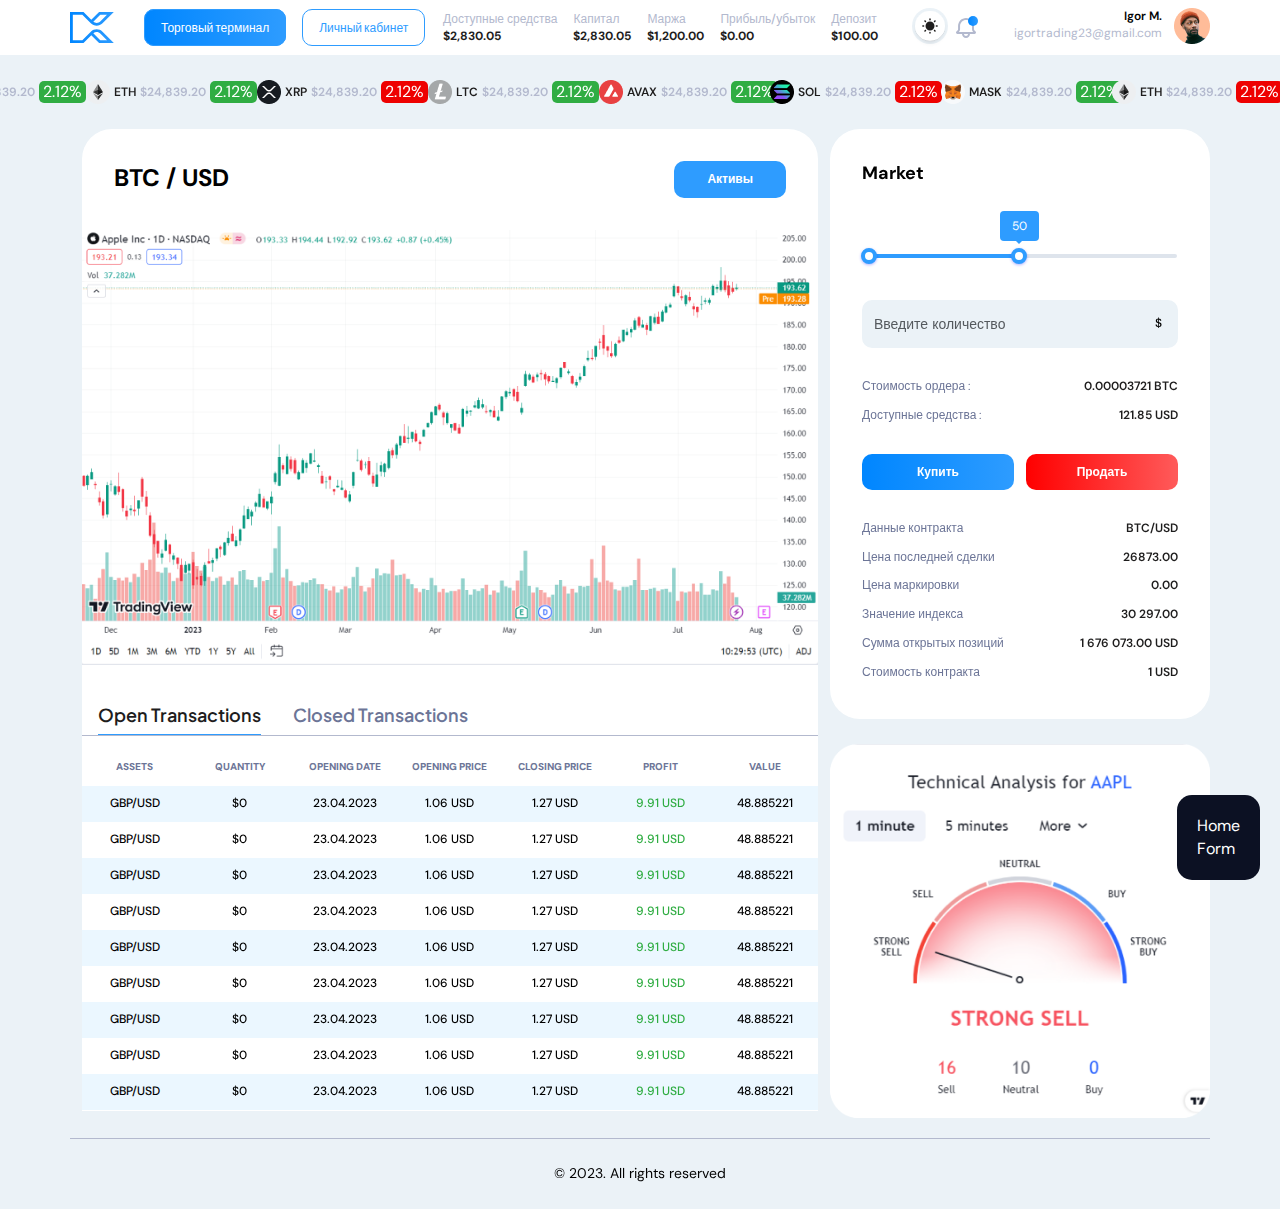
<file: index.html>
<!doctype html>
<html lang="en">
<head>
    <meta charset="UTF-8">
    <meta name="viewport"
          content="width=device-width, user-scalable=no, initial-scale=1.0, maximum-scale=1.0, minimum-scale=1.0">
    <meta http-equiv="X-UA-Compatible" content="ie=edge">
    <title>Document</title>
    <link rel="icon" type="image/x-icon" href="img/favicon.ico">
    <link rel="stylesheet" type="text/css" href="bootstrap/bootstrap.min.css">
    <link id="theme-styles" rel="stylesheet" href="style/main.css">
    <link rel="stylesheet" type="text/css" href="style/main.css">
    <link rel="stylesheet" type="text/css" href="style/slick.css"/>
    <link rel="stylesheet" type="text/css" href="style/slick-theme.css"/>
    <link rel="stylesheet" type="text/css" href="js/rangeslider/ion.rangeSlider.min.css"/>
    <link rel="preconnect" href="https://fonts.googleapis.com">
    <link rel="preconnect" href="https://fonts.gstatic.com" crossorigin>
    <link href="https://fonts.googleapis.com/css2?family=DM+Sans:opsz,wght@9..40,400;9..40,700&family=Plus+Jakarta+Sans:wght@600&display=swap" rel="stylesheet">
</head>
<body class="light">
<header>
    <div class="container-fluid header">
        <div class="container">
            <div class="row">
                <nav class="navbar navbar-expand-lg">
                    <a class="navbar-logo" href="/">
                        <img src="img/logo.svg" alt="">
                    </a>
                    <div class="navbar__button">
                        <div class="navbar__button-item">
                            <a href="/">
                                <img src="img/stat.svg" alt="">
                            </a>
                        </div>
                        <div class="navbar__button-item">
                            <a href="/">
                                <img src="img/person.svg" alt="">
                            </a>
                        </div>
                        <button class="navbar-toggler collapsed d-flex d-lg-none flex-column justify-content-around" type="button" data-bs-toggle="collapse" data-bs-target="#navbarNav" aria-controls="navbarNav" aria-expanded="false" aria-label="Toggle navigation">
                            <span class="toggler-icon top-bar"></span>
                            <span class="toggler-icon middle-bar"></span>
                            <span class="toggler-icon bottom-bar"></span>
                        </button>
                    </div>

                    <div class="collapse navbar-collapse" id="navbarNav">


                        <div class="header-nav">
                            <ul class="navbar-nav">
                                <li class="nav-item">
                                    <a class="active" aria-current="page" href="#">Торговый терминал</a>
                                </li>
                                <li class="nav-item">
                                    <a class="" href="#">Личный кабинет</a>
                                </li>
                            </ul>
                            <ul class="balance">
                                <li class="balance__item">
                                    <p class="balance__title">Доступные средства</p>
                                    <p class="balance__value">$2,830.05</p>
                                </li>
                                <li class="balance__item">
                                    <p class="balance__title">Капитал</p>
                                    <p class="balance__value">$2,830.05</p>
                                </li>
                                <li class="balance__item">
                                    <p class="balance__title">Маржа</p>
                                    <p class="balance__value">$1,200.00</p>
                                </li>
                                <li class="balance__item">
                                    <p class="balance__title">Прибыль/убыток</p>
                                    <p class="balance__value">$0.00</p>
                                </li>
                                <li class="balance__item">
                                    <p class="balance__title">Депозит</p>
                                    <p class="balance__value">$100.00</p>
                                </li>
                            </ul>
                            <div class="header-menu">
                                <div class="header-menu__right">
                                    <div class="header-menu__button">
                                        <a href="#" id="theme-toggle">
                                            <img src="img/Switch.svg" alt="">
                                        </a>
                                    </div>
                                    <div class="header-menu__button">
                                        <a href="#">
                                            <img src="img/Notification.svg" alt="">
                                        </a>
                                    </div>
                                </div>
                                <div class="header-menu__user">
                                    <div class="header-menu__text">
                                        <p class="header-menu__text-name">Igor M.</p>
                                        <p class="header-menu__text-email">igortrading23@gmail.com</p>
                                    </div>
                                    <div class="header-menu__img">
                                        <img src="img/user.png" alt="">
                                    </div>
                                </div>
                            </div>
                        </div>
                    </div>
                </nav>
            </div>
        </div>
    </div>
</header>
<main>
    <div class="container-fluid tikets">
        <div class="tikets__item">
            <img class="tikets__item-icon" src="img/eth.png" alt="">
            <p class="tikets__item-text__bold">ETH</p>
            <p class="tikets__item-price">$24,839.20</p>
            <p class="tikets__item-procent tikets__item-green">2.12%</p>
        </div>
        <div class="tikets__item">
            <img class="tikets__item-icon" src="img/xrp.png" alt="">
            <p class="tikets__item-text__bold">xrp</p>
            <p class="tikets__item-price">$24,839.20</p>
            <p class="tikets__item-procent tikets__item-red">2.12%</p>
        </div>
        <div class="tikets__item">
            <img class="tikets__item-icon" src="img/ltc.png" alt="">
            <p class="tikets__item-text__bold">ltc</p>
            <p class="tikets__item-price">$24,839.20</p>
            <p class="tikets__item-procent tikets__item-green">2.12%</p>
        </div>
        <div class="tikets__item">
            <img class="tikets__item-icon" src="img/avax.png" alt="">
            <p class="tikets__item-text__bold">avax</p>
            <p class="tikets__item-price">$24,839.20</p>
            <p class="tikets__item-procent tikets__item-green">2.12%</p>
        </div>
        <div class="tikets__item">
            <img class="tikets__item-icon" src="img/sol.png" alt="">
            <p class="tikets__item-text__bold">sol</p>
            <p class="tikets__item-price">$24,839.20</p>
            <p class="tikets__item-procent tikets__item-red">2.12%</p>
        </div>
        <div class="tikets__item">
            <img class="tikets__item-icon" src="img/mask.png" alt="">
            <p class="tikets__item-text__bold">mask</p>
            <p class="tikets__item-price">$24,839.20</p>
            <p class="tikets__item-procent tikets__item-green">2.12%</p>
        </div>
        <div class="tikets__item">
            <img class="tikets__item-icon" src="img/eth.png" alt="">
            <p class="tikets__item-text__bold">ETH</p>
            <p class="tikets__item-price">$24,839.20</p>
            <p class="tikets__item-procent tikets__item-red">2.12%</p>
        </div>
        <div class="tikets__item">
            <img class="tikets__item-icon" src="img/eth.png" alt="">
            <p class="tikets__item-text__bold">ETH</p>
            <p class="tikets__item-price">$24,839.20</p>
            <p class="tikets__item-procent tikets__item-green">2.12%</p>
        </div>
    </div>
    <div class="container main">
        <div class="row">
            <div class="col-lg-8 col-12">
                <div class="main-table">
                    <div class="main-table__content">
                        <p class="main-table__active">BTC / USD</p>
                        <a href="/" class="main-table__button">Активы</a>
                    </div>
                    <div class="main-table__graphic">
                        <img src="img/trade-image.png" alt="">
                    </div>
                </div>
                <div class="main-transactions">
                    <ul class="nav" id="pills-tab" role="tablist">
                        <li class="nav-item" role="presentation">
                            <button class="nav-link active" id="pills-home-tab" data-bs-toggle="pill" data-bs-target="#pills-home" type="button" role="tab" aria-controls="pills-home" aria-selected="true">Open Transactions</button>
                        </li>
                        <li class="nav-item" role="presentation">
                            <button class="nav-link" id="pills-profile-tab" data-bs-toggle="pill" data-bs-target="#pills-profile" type="button" role="tab" aria-controls="pills-profile" aria-selected="false">Closed Transactions</button>
                        </li>
                    </ul>
                    <div class="tab-content" id="pills-tabContents">
                        <div class="tab-pane fade show active" id="pills-home" role="tabpanel" aria-labelledby="pills-home-tab" tabindex="0">
                            <div class="table-responsive text-nowrap">
                                <div class="grid-table">
                                    <div class="grid-title grid-items">
                                        <div class="grid-title__item">ASSETS</div>
                                        <div class="grid-title__item">QUANTITY</div>
                                        <div class="grid-title__item">OPENING DATE</div>
                                        <div class="grid-title__item">OPENING price</div>
                                        <div class="grid-title__item">CLOSING PRICE</div>
                                        <div class="grid-title__item">PROFIT</div>
                                        <div class="grid-title__item">VALUE</div>
                                    </div>
                                    <div class="grid-items">
                                        <div class="grid-items__item">GBP/USD</div>
                                        <div class="grid-items__item">$0</div>
                                        <div class="grid-items__item">23.04.2023</div>
                                        <div class="grid-items__item">1.06 USD</div>
                                        <div class="grid-items__item">1.27 USD</div>
                                        <div class="grid-items__item striped__color-green">9.91 USD</div>
                                        <div class="grid-items__item">48.885221</div>
                                    </div>
                                    <div class="grid-items">
                                        <div class="grid-items__item">GBP/USD</div>
                                        <div class="grid-items__item">$0</div>
                                        <div class="grid-items__item">23.04.2023</div>
                                        <div class="grid-items__item">1.06 USD</div>
                                        <div class="grid-items__item">1.27 USD</div>
                                        <div class="grid-items__item striped__color-green">9.91 USD</div>
                                        <div class="grid-items__item">48.885221</div>
                                    </div>
                                    <div class="grid-items">
                                        <div class="grid-items__item">GBP/USD</div>
                                        <div class="grid-items__item">$0</div>
                                        <div class="grid-items__item">23.04.2023</div>
                                        <div class="grid-items__item">1.06 USD</div>
                                        <div class="grid-items__item">1.27 USD</div>
                                        <div class="grid-items__item striped__color-green">9.91 USD</div>
                                        <div class="grid-items__item">48.885221</div>
                                    </div>
                                    <div class="grid-items">
                                        <div class="grid-items__item">GBP/USD</div>
                                        <div class="grid-items__item">$0</div>
                                        <div class="grid-items__item">23.04.2023</div>
                                        <div class="grid-items__item">1.06 USD</div>
                                        <div class="grid-items__item">1.27 USD</div>
                                        <div class="grid-items__item striped__color-green">9.91 USD</div>
                                        <div class="grid-items__item">48.885221</div>
                                    </div>
                                    <div class="grid-items">
                                        <div class="grid-items__item">GBP/USD</div>
                                        <div class="grid-items__item">$0</div>
                                        <div class="grid-items__item">23.04.2023</div>
                                        <div class="grid-items__item">1.06 USD</div>
                                        <div class="grid-items__item">1.27 USD</div>
                                        <div class="grid-items__item striped__color-green">9.91 USD</div>
                                        <div class="grid-items__item">48.885221</div>
                                    </div>
                                    <div class="grid-items">
                                        <div class="grid-items__item">GBP/USD</div>
                                        <div class="grid-items__item">$0</div>
                                        <div class="grid-items__item">23.04.2023</div>
                                        <div class="grid-items__item">1.06 USD</div>
                                        <div class="grid-items__item">1.27 USD</div>
                                        <div class="grid-items__item striped__color-green">9.91 USD</div>
                                        <div class="grid-items__item">48.885221</div>
                                    </div>
                                    <div class="grid-items">
                                        <div class="grid-items__item">GBP/USD</div>
                                        <div class="grid-items__item">$0</div>
                                        <div class="grid-items__item">23.04.2023</div>
                                        <div class="grid-items__item">1.06 USD</div>
                                        <div class="grid-items__item">1.27 USD</div>
                                        <div class="grid-items__item striped__color-green">9.91 USD</div>
                                        <div class="grid-items__item">48.885221</div>
                                    </div>
                                    <div class="grid-items">
                                        <div class="grid-items__item">GBP/USD</div>
                                        <div class="grid-items__item">$0</div>
                                        <div class="grid-items__item">23.04.2023</div>
                                        <div class="grid-items__item">1.06 USD</div>
                                        <div class="grid-items__item">1.27 USD</div>
                                        <div class="grid-items__item striped__color-green">9.91 USD</div>
                                        <div class="grid-items__item">48.885221</div>
                                    </div>
                                    <div class="grid-items">
                                        <div class="grid-items__item">GBP/USD</div>
                                        <div class="grid-items__item">$0</div>
                                        <div class="grid-items__item">23.04.2023</div>
                                        <div class="grid-items__item">1.06 USD</div>
                                        <div class="grid-items__item">1.27 USD</div>
                                        <div class="grid-items__item striped__color-green">9.91 USD</div>
                                        <div class="grid-items__item">48.885221</div>
                                    </div>
                                    <div class="grid-items">
                                        <div class="grid-items__item">GBP/USD</div>
                                        <div class="grid-items__item">$0</div>
                                        <div class="grid-items__item">23.04.2023</div>
                                        <div class="grid-items__item">1.06 USD</div>
                                        <div class="grid-items__item">1.27 USD</div>
                                        <div class="grid-items__item striped__color-green">9.91 USD</div>
                                        <div class="grid-items__item">48.885221</div>
                                    </div>
                                </div>
                            </div>
                        </div>
                        <div class="tab-pane fade" id="pills-profile" role="tabpanel" aria-labelledby="pills-profile-tab" tabindex="0">
                            <div class="table-responsive text-nowrap">
                                <div class="grid-table">
                                    <div class="grid-title grid-items">
                                        <div class="grid-title__item">ASSETS</div>
                                        <div class="grid-title__item">QUANTITY</div>
                                        <div class="grid-title__item">OPENING DATE</div>
                                        <div class="grid-title__item">OPENING price</div>
                                        <div class="grid-title__item">CLOSING PRICE</div>
                                        <div class="grid-title__item">PROFIT</div>
                                        <div class="grid-title__item">VALUE</div>
                                    </div>
                                    <div class="grid-items">
                                        <div class="grid-items__item">GBP/USD</div>
                                        <div class="grid-items__item">$0</div>
                                        <div class="grid-items__item">23.04.2023</div>
                                        <div class="grid-items__item">1.06 USD</div>
                                        <div class="grid-items__item">1.27 USD</div>
                                        <div class="grid-items__item striped__color-green">9.91 USD</div>
                                        <div class="grid-items__item">48.885221</div>
                                    </div>
                                    <div class="grid-items">
                                        <div class="grid-items__item">GBP/USD</div>
                                        <div class="grid-items__item">$0</div>
                                        <div class="grid-items__item">23.04.2023</div>
                                        <div class="grid-items__item">1.06 USD</div>
                                        <div class="grid-items__item">1.27 USD</div>
                                        <div class="grid-items__item striped__color-green">9.91 USD</div>
                                        <div class="grid-items__item">48.885221</div>
                                    </div>
                                    <div class="grid-items">
                                        <div class="grid-items__item">GBP/USD</div>
                                        <div class="grid-items__item">$0</div>
                                        <div class="grid-items__item">23.04.2023</div>
                                        <div class="grid-items__item">1.06 USD</div>
                                        <div class="grid-items__item">1.27 USD</div>
                                        <div class="grid-items__item striped__color-green">9.91 USD</div>
                                        <div class="grid-items__item">48.885221</div>
                                    </div>
                                    <div class="grid-items">
                                        <div class="grid-items__item">GBP/USD</div>
                                        <div class="grid-items__item">$0</div>
                                        <div class="grid-items__item">23.04.2023</div>
                                        <div class="grid-items__item">1.06 USD</div>
                                        <div class="grid-items__item">1.27 USD</div>
                                        <div class="grid-items__item striped__color-green">9.91 USD</div>
                                        <div class="grid-items__item">48.885221</div>
                                    </div>
                                    <div class="grid-items">
                                        <div class="grid-items__item">GBP/USD</div>
                                        <div class="grid-items__item">$0</div>
                                        <div class="grid-items__item">23.04.2023</div>
                                        <div class="grid-items__item">1.06 USD</div>
                                        <div class="grid-items__item">1.27 USD</div>
                                        <div class="grid-items__item striped__color-green">9.91 USD</div>
                                        <div class="grid-items__item">48.885221</div>
                                    </div>
                                    <div class="grid-items">
                                        <div class="grid-items__item">GBP/USD</div>
                                        <div class="grid-items__item">$0</div>
                                        <div class="grid-items__item">23.04.2023</div>
                                        <div class="grid-items__item">1.06 USD</div>
                                        <div class="grid-items__item">1.27 USD</div>
                                        <div class="grid-items__item striped__color-green">9.91 USD</div>
                                        <div class="grid-items__item">48.885221</div>
                                    </div>
                                    <div class="grid-items">
                                        <div class="grid-items__item">GBP/USD</div>
                                        <div class="grid-items__item">$0</div>
                                        <div class="grid-items__item">23.04.2023</div>
                                        <div class="grid-items__item">1.06 USD</div>
                                        <div class="grid-items__item">1.27 USD</div>
                                        <div class="grid-items__item striped__color-green">9.91 USD</div>
                                        <div class="grid-items__item">48.885221</div>
                                    </div>
                                    <div class="grid-items">
                                        <div class="grid-items__item">GBP/USD</div>
                                        <div class="grid-items__item">$0</div>
                                        <div class="grid-items__item">23.04.2023</div>
                                        <div class="grid-items__item">1.06 USD</div>
                                        <div class="grid-items__item">1.27 USD</div>
                                        <div class="grid-items__item striped__color-green">9.91 USD</div>
                                        <div class="grid-items__item">48.885221</div>
                                    </div>
                                    <div class="grid-items">
                                        <div class="grid-items__item">GBP/USD</div>
                                        <div class="grid-items__item">$0</div>
                                        <div class="grid-items__item">23.04.2023</div>
                                        <div class="grid-items__item">1.06 USD</div>
                                        <div class="grid-items__item">1.27 USD</div>
                                        <div class="grid-items__item striped__color-green">9.91 USD</div>
                                        <div class="grid-items__item">48.885221</div>
                                    </div>
                                    <div class="grid-items">
                                        <div class="grid-items__item">GBP/USD</div>
                                        <div class="grid-items__item">$0</div>
                                        <div class="grid-items__item">23.04.2023</div>
                                        <div class="grid-items__item">1.06 USD</div>
                                        <div class="grid-items__item">1.27 USD</div>
                                        <div class="grid-items__item striped__color-green">9.91 USD</div>
                                        <div class="grid-items__item">48.885221</div>
                                    </div>
                                </div>
                                </div>
                        </div>
                    </div>
                </div>
            </div>
            <div class="col-lg-4 col-12 market-content">
                <div class="row ">
                    <div class="col-12 market">
                        <p class="market__title">Market</p>
                        <div class="input-group fn_slider_price">
                            <label for="customRange3" class="form-label"></label>
                            <input type="hidden" data-price-min="0" id="fn_slider_min" class="price-range-from" value="0" placeholder="">
                            <input type="hidden" data-price-max="100" id="fn_slider_max" class="price-range-to" value="50" placeholder="">
                            <div class="form-range" min="0" max="100" step="1" id="customRange3"></div>
                        </div>
                        <div class="input-group market-input-group amount-input">
                            <input type="text" class="form-control" placeholder="Введите количество" aria-label="Recipient's username">
                            <span class="amount-input-span">$</span>
                        </div>
                        <div class="market-order">
                            <div class="market-order__item">
                                <p class="name">Стоимость ордера :</p>
                                <p class="value">0.00003721 BTC</p>
                            </div>
                            <div class="market-order__item">
                                <p class="name">Доступные средства :</p>
                                <p class="value">121.85 USD</p>
                            </div>
                            <div class="market-order__group-btn">
                                <a href="/" class="market-order__link market-order__link-blue">Купить</a>
                                <a href="/" class="market-order__link market-order__link-red">Продать</a>
                            </div>
                            <div class="market-order__item">
                                <p class="name">Данные контракта</p>
                                <p class="value">BTC/USD</p>
                            </div>
                            <div class="market-order__item">
                                <p class="name">Цена последней сделки</p>
                                <p class="value">26873.00</p>
                            </div>
                            <div class="market-order__item">
                                <p class="name">Цена маркировки</p>
                                <p class="value">0.00</p>
                            </div>
                            <div class="market-order__item">
                                <p class="name">Значение индекса</p>
                                <p class="value">30 297.00</p>
                            </div>
                            <div class="market-order__item">
                                <p class="name">Сумма открытых позиций</p>
                                <p class="value">1 676 073.00 USD</p>
                            </div>
                            <div class="market-order__item">
                                <p class="name">Стоимость контракта</p>
                                <p class="value">1 USD</p>
                            </div>
                        </div>
                    </div>
                    <div class="col analysis">
<!--                        <p class="analysis-title">-->
<!--                            Technical Analysis for <span>BTC/USD</span>-->
<!--                        </p>-->
                        <img src="img/speed.png" alt="">
                    </div>
                </div>
            </div>
        </div>
    </div>
</main>
<footer>
    <div class="container footer text-center">
        <p>&copy; 2023. All rights reserved</p>
    </div>
</footer>
<div class="abs">
    <ul>
        <li>
            <a href="index.html">Home</a>
        </li>
        <li>
            <a href="lk.html">Form</a>
        </li>
    </ul>
</div>
<script src="https://cdn.jsdelivr.net/npm/jquery@3.7.0/dist/jquery.min.js"></script>
<script type="text/javascript" src="bootstrap/bootstrap.bundle.min.js"></script>
<script type="text/javascript" src="datepicker/js/bootstrap-datepicker.js"></script>
<script type="text/javascript" src="js/rangeslider/ion.rangeSlider.min.js"></script>
<script type="text/javascript" src="js/slick.min.js"></script>

<script type="text/javascript" src="js/script.js"></script>
<script type="text/javascript" src="js/slider.js"></script>
</body>
</html>
</file>
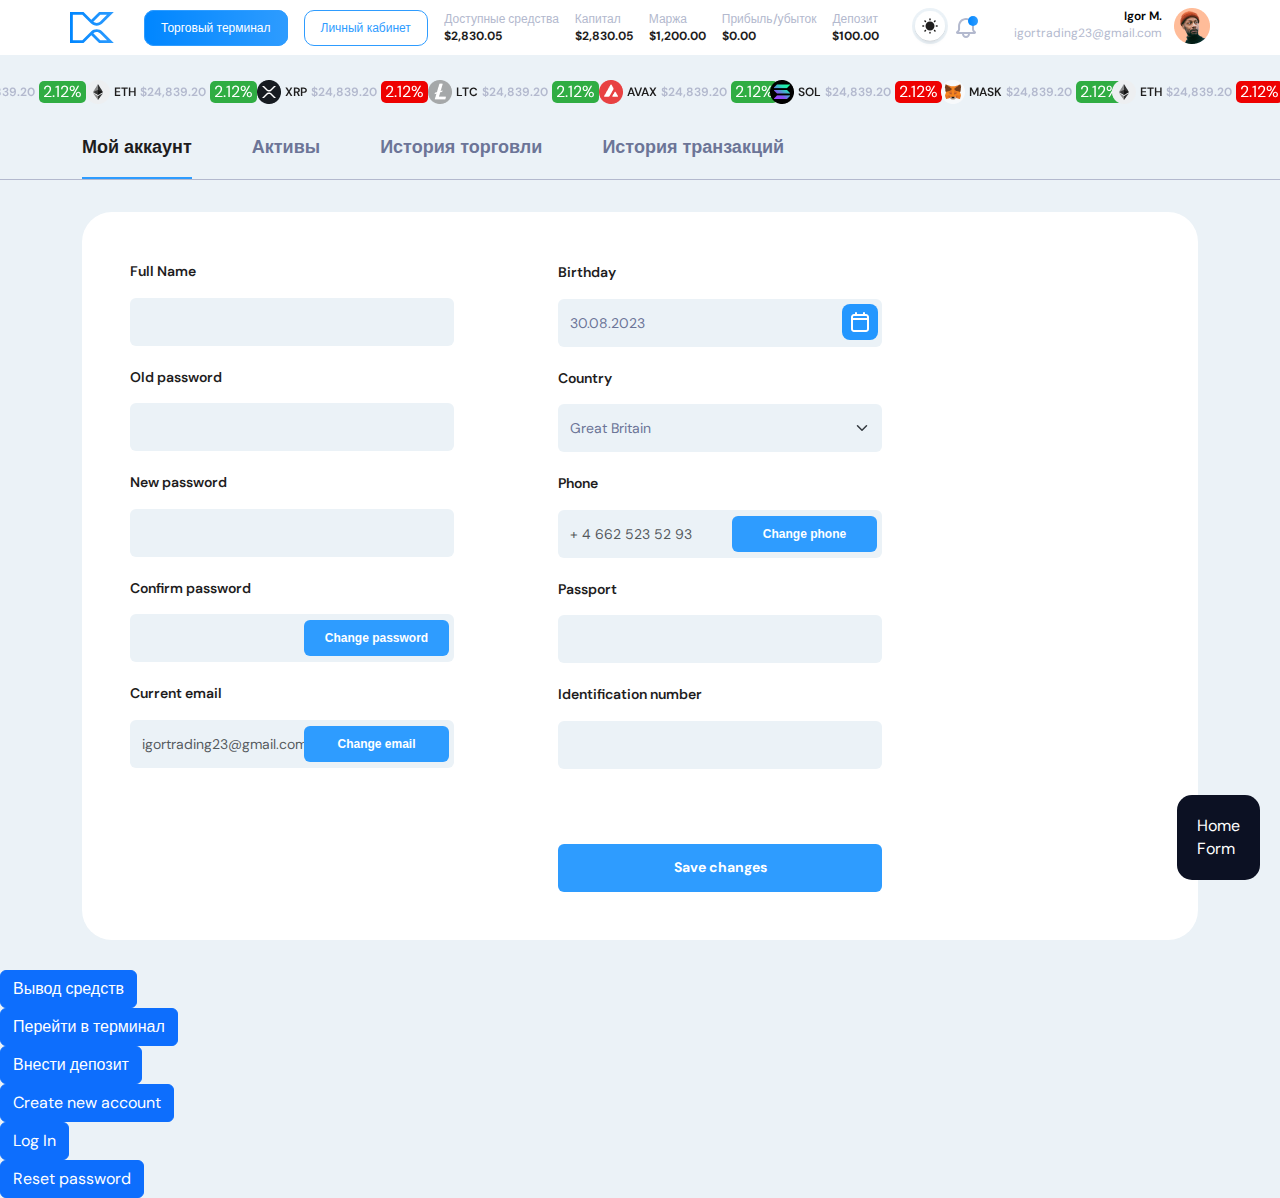
<file: lk.html>
<!doctype html>
<html lang="en">
<head>
    <meta charset="UTF-8">
    <meta name="viewport"
          content="width=device-width, user-scalable=no, initial-scale=1.0, maximum-scale=1.0, minimum-scale=1.0">
    <meta http-equiv="X-UA-Compatible" content="ie=edge">
    <title>Document</title>
  <link rel="icon" type="image/x-icon" href="img/favicon.ico">
  <link rel="stylesheet" type="text/css" href="bootstrap/bootstrap.min.css">
  <link id="theme-styles" rel="stylesheet" href="style/main.css">
  <link rel="stylesheet" type="text/css" href="style/main.css">
  <link rel="stylesheet" type="text/css" href="style/slick.css"/>
  <link rel="stylesheet" type="text/css" href="style/slick-theme.css"/>
  <link rel="preconnect" href="https://fonts.googleapis.com">
  <link rel="preconnect" href="https://fonts.gstatic.com" crossorigin>
  <link href="https://fonts.googleapis.com/css2?family=DM+Sans:opsz,wght@9..40,400;9..40,700&display=swap" rel="stylesheet">
  <link rel="stylesheet" type="text/css" href="datepicker/css/datepicker.css">
</head>
<body class="light">
<header>
  <div class="container-fluid header">
    <div class="container">
      <div class="row">
        <nav class="navbar navbar-expand-lg">
          <a class="navbar-logo" href="/">
            <img src="img/logo.svg" alt="">
          </a>
          <div class="navbar__button">
            <div class="navbar__button-item">
              <a href="/">
                <img src="img/stat.svg" alt="">
              </a>
            </div>
            <div class="navbar__button-item">
              <a href="/">
                <img src="img/person.svg" alt="">
              </a>
            </div>
            <button class="navbar-toggler collapsed d-flex d-lg-none flex-column justify-content-around" type="button" data-bs-toggle="collapse" data-bs-target="#navbarNav" aria-controls="navbarNav" aria-expanded="false" aria-label="Toggle navigation">
              <span class="toggler-icon top-bar"></span>
              <span class="toggler-icon middle-bar"></span>
              <span class="toggler-icon bottom-bar"></span>
            </button>
          </div>

          <div class="collapse navbar-collapse" id="navbarNav">

            <div class="header-nav">
              <ul class="navbar-nav">
                <li class="nav-item">
                  <a class="active" aria-current="page" href="#">Торговый терминал</a>
                </li>
                <li class="nav-item">
                  <a class="" href="#">Личный кабинет</a>
                </li>
              </ul>
              <ul class="balance">
                <li class="balance__item">
                  <p class="balance__title">Доступные средства</p>
                  <p class="balance__value">$2,830.05</p>
                </li>
                <li class="balance__item">
                  <p class="balance__title">Капитал</p>
                  <p class="balance__value">$2,830.05</p>
                </li>
                <li class="balance__item">
                  <p class="balance__title">Маржа</p>
                  <p class="balance__value">$1,200.00</p>
                </li>
                <li class="balance__item">
                  <p class="balance__title">Прибыль/убыток</p>
                  <p class="balance__value">$0.00</p>
                </li>
                <li class="balance__item">
                  <p class="balance__title">Депозит</p>
                  <p class="balance__value">$100.00</p>
                </li>
              </ul>
              <div class="header-menu">
                <div class="header-menu__right">
                  <div class="header-menu__button">
                    <a href="#" id="theme-toggle" >
                      <img src="img/Switch.svg" alt="">
                    </a>
                  </div>
                  <div class="header-menu__button">
                    <a href="#">
                      <img src="img/Notification.svg" alt="">
                    </a>
                  </div>
                </div>
                <div class="header-menu__user">
                  <div class="header-menu__text">
                    <p class="header-menu__text-name">Igor M.</p>
                    <p class="header-menu__text-email">igortrading23@gmail.com</p>
                  </div>
                  <div class="header-menu__img">
                    <img src="img/user.png" alt="">
                  </div>
                </div>
              </div>
            </div>
          </div>
        </nav>
      </div>
    </div>
  </div>
</header>
  <main>

    <div class="container-fluid tikets">
      <div class="tikets__item">
        <img class="tikets__item-icon" src="img/eth.png" alt="">
        <p class="tikets__item-text__bold">ETH</p>
        <p class="tikets__item-price">$24,839.20</p>
        <p class="tikets__item-procent tikets__item-green">2.12%</p>
      </div>
      <div class="tikets__item">
        <img class="tikets__item-icon" src="img/xrp.png" alt="">
        <p class="tikets__item-text__bold">xrp</p>
        <p class="tikets__item-price">$24,839.20</p>
        <p class="tikets__item-procent tikets__item-red">2.12%</p>
      </div>
      <div class="tikets__item">
        <img class="tikets__item-icon" src="img/ltc.png" alt="">
        <p class="tikets__item-text__bold">ltc</p>
        <p class="tikets__item-price">$24,839.20</p>
        <p class="tikets__item-procent tikets__item-green">2.12%</p>
      </div>
      <div class="tikets__item">
        <img class="tikets__item-icon" src="img/avax.png" alt="">
        <p class="tikets__item-text__bold">avax</p>
        <p class="tikets__item-price">$24,839.20</p>
        <p class="tikets__item-procent tikets__item-green">2.12%</p>
      </div>
      <div class="tikets__item">
        <img class="tikets__item-icon" src="img/sol.png" alt="">
        <p class="tikets__item-text__bold">sol</p>
        <p class="tikets__item-price">$24,839.20</p>
        <p class="tikets__item-procent tikets__item-red">2.12%</p>
      </div>
      <div class="tikets__item">
        <img class="tikets__item-icon" src="img/mask.png" alt="">
        <p class="tikets__item-text__bold">mask</p>
        <p class="tikets__item-price">$24,839.20</p>
        <p class="tikets__item-procent tikets__item-green">2.12%</p>
      </div>
      <div class="tikets__item">
        <img class="tikets__item-icon" src="img/eth.png" alt="">
        <p class="tikets__item-text__bold">ETH</p>
        <p class="tikets__item-price">$24,839.20</p>
        <p class="tikets__item-procent tikets__item-red">2.12%</p>
      </div>
      <div class="tikets__item">
        <img class="tikets__item-icon" src="img/eth.png" alt="">
        <p class="tikets__item-text__bold">ETH</p>
        <p class="tikets__item-price">$24,839.20</p>
        <p class="tikets__item-procent tikets__item-green">2.12%</p>
      </div>
    </div>
    <div class="container-fluid lk-pills">
      <div class="container">
        <ul class="nav nav-pills"  role="tablist">
          <li class="nav-item" role="presentation">
            <button class="nav-link active" id="pills-account-tab" data-bs-toggle="pill" data-bs-target="#pills-account" type="button" role="tab" aria-controls="pills-account" aria-selected="true">Мой аккаунт</button>
          </li>
          <li class="nav-item" role="presentation">
            <button class="nav-link" id="pills-active-tab" data-bs-toggle="pill" data-bs-target="#pills-active" type="button" role="tab" aria-controls="pills-active" aria-selected="false">Активы</button>
          </li>
          <li class="nav-item" role="presentation">
            <button class="nav-link" id="pills-history-torg-tab" data-bs-toggle="pill" data-bs-target="#pills-history-torg" type="button" role="tab" aria-controls="pills-history-torg" aria-selected="false">История торговли</button>
          </li>
          <li class="nav-item" role="presentation">
            <button class="nav-link" id="pills-history-trn-tab" data-bs-toggle="pill" data-bs-target="#pills-history-trn" type="button" role="tab" aria-controls="pills-history-trn" aria-selected="false">История транзакций</button>
          </li>
        </ul>
        <select class="form-select" id="contentSelector" aria-label="Default select example">
          <option selected value="1">Мой аккаунт</option>
          <option value="2">Активы</option>
          <option value="3">История торговли</option>
          <option value="4">История транзакций</option>
        </select>
      </div>
    </div>
    <div class="container-fluid lk">
      <div class="container">
        <div class="lk-header">
          <div class="tab-content" id="pills-tabContent">
            <div id="contentToShow1" class="content">
              <div class="tab-pane fade show active" id="pills-account" role="tabpanel" aria-labelledby="pills-account-tab" tabindex="0">
              <form class="row">
                <div class="col-lg-4 col-12">
                  <div class="input__item">
                    <label for="fullname" class="form-label">Full Name</label>
                    <input type="text" class="form-control" id="fullname">
                  </div>
                  <div class="input__item">
                    <label for="oldpass" class="form-label">Old password</label>
                    <input type="password" class="form-control" id="oldpass">
                  </div>
                  <div class="input__item">
                    <label for="newpass" class="form-label">New password</label>
                    <input type="password" class="form-control" id="newpass">
                  </div>
                  <div class="input__item">
                    <label for="confirmpass" class="form-label">Confirm password</label>
                    <div class="input__item-btn">
                      <input type="password" class="form-control" id="confirmpass" >
                      <button type="submit" class="btn">Change password</button>
                    </div>
                  </div>
                  <div class="input__item">
                    <label for="currentemail" class="form-label">Current email</label>
                    <div class="input__item-btn">
                      <input type="text" class="form-control" id="currentemail" placeholder="igortrading23@gmail.com">
                      <button type="submit" class="btn">Change email</button>
                    </div>
                  </div>
                </div>
                <div class="col-lg-4 col-12 lk-header__right">
                  <div class="input__item datepicker">
                    <label for="datepicker" class="form-label">Birthday</label>
                      <span>
                        <input type="text" class="form-control" id="datepicker" value="30.08.2023">
                        <img src="img/calendar.svg" alt="">
                      </span>
                  </div>
                  <div class="input__item">
                    <label for="country" class="form-label">Country</label>
                    <select id="country" class="form-select" aria-label="Default select example">
                      <option selected>Great Britain</option>
                      <option value="1">One</option>
                      <option value="2">Two</option>
                      <option value="3">Three</option>
                    </select>
                  </div>
                  <div class="input__item">
                    <label for="phone" class="form-label">Phone</label>
                    <div class="input__item-btn">
                      <input type="text" class="form-control" id="phone" placeholder="+ 4 662 523 52 93">
                      <button type="submit" class="btn">Change phone</button>
                    </div>

                  </div>
                  <div class="input__item">
                    <label for="passport" class="form-label">Passport</label>
                    <input type="text" class="form-control" id="passport">
                  </div>
                  <div class="input__item">
                    <label for="idendification" class="form-label">Identification number</label>
                    <input type="text" class="form-control" id="idendification">
                  </div>
                  <div class="input__btn">
                    <button type="submit" class="btn">Save changes</button>
                  </div>
                </div>
              </form>
            </div>
            </div>
            <div id="contentToShow2" class="content" >
              <div class="tab-pane fade "   id="pills-active" role="tabpanel" aria-labelledby="pills-active-tab" tabindex="0">
              <div class="table-content">
                <div class="grid-table grid-table-active">
                  <div class="grid-title grid-items">
                    <div class="grid-title__item">КОШЕЛЕК</div>
                    <div class="grid-title__item">КАПИТАЛ</div>
                    <div class="grid-title__item">ДЕЙСТВИЕ</div>
                  </div>
                  <div class="grid-items">
                    <div class="grid-items__item"><input type="radio">USD</div>
                    <div class="grid-items__item">0.04545000 BTC</div>
                    <div class="table-striped__group">
                      <button class="table-striped__btn table-striped__link-blue">
                        <img src="img/input.svg" alt="">
                        <span>DEPOSIT</span></button>
                      <button class="table-striped__btn table-striped__link-white">
                        <img src="img/output.svg" alt="">
                        <span>Withdraw</span></button>
                      </div>
                  </div>
                  <div class="grid-items">
                    <div class="grid-items__item"><input type="radio">USD</div>
                    <div class="grid-items__item">0.04545000 BTC</div>
                    <div class="table-striped__group">
                      <button class="table-striped__btn table-striped__link-blue">
                        <img src="img/input.svg" alt="">
                        <span>DEPOSIT</span></button>
                      <button class="table-striped__btn table-striped__link-white">
                        <img src="img/output.svg" alt="">
                        <span>Withdraw</span></button>
                    </div>
                  </div>
                  <div class="grid-items">
                    <div class="grid-items__item"><input type="radio">USD</div>
                    <div class="grid-items__item">0.04545000 BTC</div>
                    <div class="table-striped__group">
                      <button class="table-striped__btn table-striped__link-blue">
                        <img src="img/input.svg" alt="">
                        <span>DEPOSIT</span></button>
                      <button class="table-striped__btn table-striped__link-white">
                        <img src="img/output.svg" alt="">
                        <span>Withdraw</span></button>
                    </div>
                  </div>
                </div>
              </div>
            </div>
            </div>
            <div id="contentToShow3" class="content" >
              <div class="tab-pane fade "  id="pills-history-torg" role="tabpanel" aria-labelledby="pills-history-torg-tab" tabindex="0">
              <div class="table-content">
                <div class="grid-table">
                  <div class="grid-title grid-items">
                    <div class="grid-title__item">ASSETS</div>
                    <div class="grid-title__item">QUANTITY</div>
                    <div class="grid-title__item">OPENING DATE</div>
                    <div class="grid-title__item">OPENING price</div>
                    <div class="grid-title__item">CLOSING DATE</div>
                    <div class="grid-title__item">CLOSING PRICE</div>
                    <div class="grid-title__item">VALUE</div>
                    <div class="grid-title__item">CL</div>
                    <div class="grid-title__item">PROFIT</div>
                    <div class="grid-title__item">STATUS</div>
                  </div>
                  <div class="grid-items">
                    <div class="grid-items__item"><input type="radio"> BTC / USD</div>
                    <div class="grid-items__item">50</div>
                    <div class="grid-items__item">21.09.23 13:00</div>
                    <div class="grid-items__item">30206.00 USD</div>
                    <div class="grid-items__item">25.09.23 20:19</div>
                    <div class="grid-items__item">28817.00 USD</div>
                    <div class="grid-items__item">0.00165530</div>
                    <div class="grid-items__item">100</div>
                    <div class="grid-items__item striped__color-green">+20.00 USD</div>
                    <div class="striped__back-green">Opened</div>
                  </div>
                  <div class="grid-items">
                    <div class="grid-items__item"><input type="radio"> BTC / USD</div>
                    <div class="grid-items__item">50</div>
                    <div class="grid-items__item">21.09.23 13:00</div>
                    <div class="grid-items__item">30206.00 USD</div>
                    <div class="grid-items__item">25.09.23 20:19</div>
                    <div class="grid-items__item">28817.00 USD</div>
                    <div class="grid-items__item">0.00165530</div>
                    <div class="grid-items__item">100</div>
                    <div class="grid-items__item striped__color-green">+20.00 USD</div>
                    <div class="striped__back-green">Opened</div>
                  </div>
                  <div class="grid-items">
                    <div class="grid-items__item"><input type="radio"> BTC / USD</div>
                    <div class="grid-items__item">50</div>
                    <div class="grid-items__item">21.09.23 13:00</div>
                    <div class="grid-items__item">30206.00 USD</div>
                    <div class="grid-items__item">25.09.23 20:19</div>
                    <div class="grid-items__item">28817.00 USD</div>
                    <div class="grid-items__item">0.00165530</div>
                    <div class="grid-items__item">100</div>
                    <div class="grid-items__item striped__color-green">+20.00 USD</div>
                    <div class="striped__back-green">Opened</div>
                  </div>
                  <div class="grid-items">
                    <div class="grid-items__item"><input type="radio"> BTC / USD</div>
                    <div class="grid-items__item">50</div>
                    <div class="grid-items__item">21.09.23 13:00</div>
                    <div class="grid-items__item">30206.00 USD</div>
                    <div class="grid-items__item">25.09.23 20:19</div>
                    <div class="grid-items__item">28817.00 USD</div>
                    <div class="grid-items__item">0.00165530</div>
                    <div class="grid-items__item">100</div>
                    <div class="grid-items__item striped__color-green">+20.00 USD</div>
                    <div class="striped__back-green">Opened</div>
                  </div>
                  <div class="grid-items">
                    <div class="grid-items__item"><input type="radio"> BTC / USD</div>
                    <div class="grid-items__item">50</div>
                    <div class="grid-items__item">21.09.23 13:00</div>
                    <div class="grid-items__item">30206.00 USD</div>
                    <div class="grid-items__item">25.09.23 20:19</div>
                    <div class="grid-items__item">28817.00 USD</div>
                    <div class="grid-items__item">0.00165530</div>
                    <div class="grid-items__item">100</div>
                    <div class="grid-items__item striped__color-green">+20.00 USD</div>
                    <div class="striped__back-green">Opened</div>
                  </div>
                  <div class="grid-items">
                    <div class="grid-items__item"><input type="radio"> BTC / USD</div>
                    <div class="grid-items__item">50</div>
                    <div class="grid-items__item">21.09.23 13:00</div>
                    <div class="grid-items__item">30206.00 USD</div>
                    <div class="grid-items__item">25.09.23 20:19</div>
                    <div class="grid-items__item">28817.00 USD</div>
                    <div class="grid-items__item">0.00165530</div>
                    <div class="grid-items__item">100</div>
                    <div class="grid-items__item striped__color-green">+20.00 USD</div>
                    <div class="striped__back-green">Opened</div>
                  </div>
                  <div class="grid-items">
                    <div class="grid-items__item"><input type="radio"> BTC / USD</div>
                    <div class="grid-items__item">50</div>
                    <div class="grid-items__item">21.09.23 13:00</div>
                    <div class="grid-items__item">30206.00 USD</div>
                    <div class="grid-items__item">25.09.23 20:19</div>
                    <div class="grid-items__item">28817.00 USD</div>
                    <div class="grid-items__item">0.00165530</div>
                    <div class="grid-items__item">100</div>
                    <div class="grid-items__item striped__color-red">-20.00 USD</div>
                    <div class="striped__back-red">Closed</div>
                  </div>
                  <div class="grid-items">
                    <div class="grid-items__item"><input type="radio"> BTC / USD</div>
                    <div class="grid-items__item">50</div>
                    <div class="grid-items__item">21.09.23 13:00</div>
                    <div class="grid-items__item">30206.00 USD</div>
                    <div class="grid-items__item">25.09.23 20:19</div>
                    <div class="grid-items__item">28817.00 USD</div>
                    <div class="grid-items__item">0.00165530</div>
                    <div class="grid-items__item">100</div>
                    <div class="grid-items__item striped__color-red">-20.00 USD</div>
                    <div class="striped__back-red">Closed</div>
                  </div>
                  <div class="grid-items">
                    <div class="grid-items__item"><input type="radio"> BTC / USD</div>
                    <div class="grid-items__item">50</div>
                    <div class="grid-items__item">21.09.23 13:00</div>
                    <div class="grid-items__item">30206.00 USD</div>
                    <div class="grid-items__item">25.09.23 20:19</div>
                    <div class="grid-items__item">28817.00 USD</div>
                    <div class="grid-items__item">0.00165530</div>
                    <div class="grid-items__item">100</div>
                    <div class="grid-items__item striped__color-red">-20.00 USD</div>
                    <div class="striped__back-red">Closed</div>
                  </div>
                  <div class="grid-items">
                    <div class="grid-items__item"><input type="radio"> BTC / USD</div>
                    <div class="grid-items__item">50</div>
                    <div class="grid-items__item">21.09.23 13:00</div>
                    <div class="grid-items__item">30206.00 USD</div>
                    <div class="grid-items__item">25.09.23 20:19</div>
                    <div class="grid-items__item">28817.00 USD</div>
                    <div class="grid-items__item">0.00165530</div>
                    <div class="grid-items__item">100</div>
                    <div class="grid-items__item striped__color-red">-20.00 USD</div>
                    <div class="striped__back-red">Closed</div>
                  </div>
                </div>
                <nav aria-label="Page navigation example">
                  <ul class="pagination">
                    <li class="page-item"><a class="page-link" href="#">1</a></li>
                    <li class="page-item"><a class="page-link" href="#">2</a></li>
                    <li class="page-item"><a class="page-link" href="#">3</a></li>
                    <li class="page-item"><a class="page-link" href="#">...</a></li>
                    <li class="page-item"><a class="page-link" href="#">12</a></li>
                  </ul>
                </nav>
              </div>
            </div>
            </div>
            <div id="contentToShow4" class="content" >
              <div class="tab-pane fade "  id="pills-history-trn" role="tabpanel" aria-labelledby="pills-history-trn-tab" tabindex="0">
              <div class="table-content">
                <div class="grid-table grid-table-windroval">
                  <div class="grid-title grid-items">
                    <div class="grid-title__item">Date</div>
                    <div class="grid-title__item">ACTIONS</div>
                    <div class="grid-title__item">Closing DATE</div>
                    <div class="grid-title__item">amount</div>
                    <div class="grid-title__item">status</div>
                    <div class="grid-title__item">Comment</div>
                  </div>
                  <div class="grid-items">
                    <div class="grid-items__item"><input type="radio"> 23.06.2023 18:25</div>
                    <div class="grid-items__item">Change</div>
                    <div class="grid-items__item">25.09.23 20:19</div>
                    <div class="grid-items__item">0.00</div>
                    <div class="grid-items__item striped__color-green">Successful</div>
                    <div class="grid-items__item">Example text for comment</div>
                  </div>
                  <div class="grid-items">
                    <div class="grid-items__item"><input type="radio"> 23.06.2023 18:25</div>
                    <div class="grid-items__item">Change</div>
                    <div class="grid-items__item">25.09.23 20:19</div>
                    <div class="grid-items__item">0.00</div>
                    <div class="grid-items__item striped__color-green">Successful</div>
                    <div class="grid-items__item">Example text for comment</div>
                  </div>
                  <div class="grid-items">
                    <div class="grid-items__item"><input type="radio"> 23.06.2023 18:25</div>
                    <div class="grid-items__item">Change</div>
                    <div class="grid-items__item">25.09.23 20:19</div>
                    <div class="grid-items__item">0.00</div>
                    <div class="grid-items__item striped__color-green">Successful</div>
                    <div class="grid-items__item">Example text for comment</div>
                  </div>
                  <div class="grid-items">
                    <div class="grid-items__item"><input type="radio"> 23.06.2023 18:25</div>
                    <div class="grid-items__item">Change</div>
                    <div class="grid-items__item">25.09.23 20:19</div>
                    <div class="grid-items__item">0.00</div>
                    <div class="grid-items__item striped__color-green">Successful</div>
                    <div class="grid-items__item">Example text for comment</div>
                  </div>
                  <div class="grid-items">
                    <div class="grid-items__item"><input type="radio"> 23.06.2023 18:25</div>
                    <div class="grid-items__item">Change</div>
                    <div class="grid-items__item">25.09.23 20:19</div>
                    <div class="grid-items__item">0.00</div>
                    <div class="grid-items__item striped__color-green">Successful</div>
                    <div class="grid-items__item">Example text for comment</div>
                  </div>
                  <div class="grid-items">
                    <div class="grid-items__item"><input type="radio"> 23.06.2023 18:25</div>
                    <div class="grid-items__item">Change</div>
                    <div class="grid-items__item">25.09.23 20:19</div>
                    <div class="grid-items__item">0.00</div>
                    <div class="grid-items__item striped__color-green">Successful</div>
                    <div class="grid-items__item">Example text for comment</div>
                  </div>
                  <div class="grid-items">
                    <div class="grid-items__item"><input type="radio"> 23.06.2023 18:25</div>
                    <div class="grid-items__item">Change</div>
                    <div class="grid-items__item">25.09.23 20:19</div>
                    <div class="grid-items__item">0.00</div>
                    <div class="grid-items__item striped__color-green">Successful</div>
                    <div class="grid-items__item">Example text for comment</div>
                  </div>
                  <div class="grid-items">
                    <div class="grid-items__item"><input type="radio"> 23.06.2023 18:25</div>
                    <div class="grid-items__item">Change</div>
                    <div class="grid-items__item">25.09.23 20:19</div>
                    <div class="grid-items__item">0.00</div>
                    <div class="grid-items__item striped__color-green">Successful</div>
                    <div class="grid-items__item">Example text for comment</div>
                  </div>
                  <div class="grid-items">
                    <div class="grid-items__item"><input type="radio"> 23.06.2023 18:25</div>
                    <div class="grid-items__item">Change</div>
                    <div class="grid-items__item">25.09.23 20:19</div>
                    <div class="grid-items__item">0.00</div>
                    <div class="grid-items__item striped__color-green">Successful</div>
                    <div class="grid-items__item">Example text for comment</div>
                  </div>
                  <div class="grid-items">
                    <div class="grid-items__item"><input type="radio"> 23.06.2023 18:25</div>
                    <div class="grid-items__item">Change</div>
                    <div class="grid-items__item">25.09.23 20:19</div>
                    <div class="grid-items__item">0.00</div>
                    <div class="grid-items__item striped__color-green">Successful</div>
                    <div class="grid-items__item">Example text for comment</div>
                  </div>
                </div>
                <nav aria-label="Page navigation example">
                  <ul class="pagination">
                    <li class="page-item"><a class="page-link" href="#">1</a></li>
                    <li class="page-item"><a class="page-link" href="#">2</a></li>
                    <li class="page-item"><a class="page-link" href="#">3</a></li>
                    <li class="page-item"><a class="page-link" href="#">...</a></li>
                    <li class="page-item"><a class="page-link" href="#">12</a></li>
                  </ul>
                </nav>
              </div>
            </div>
            </div>
          </div>
        </div>
      </div>
    </div>
  </main>
<ul style="margin-top: 30px">
  <li>
    <!-- Button trigger modal -->
    <button type="button" class="btn btn-primary" data-bs-toggle="modal" data-bs-target="#Withdrawals">
      Вывод средств
    </button>

    <!-- Modal -->
    <div class="modal fade" id="Withdrawals" tabindex="-1" aria-labelledby="exampleWithdrawals" aria-hidden="true">
      <div class="modal-dialog modal-dialog-centered">

        <div class="modal-content">
          <button type="button" class="btn-close" data-bs-dismiss="modal" aria-label="Close"></button>
          <div class="modal-body">
            <h1 class="modal-title" id="exampleWithdrawals">Вывод средств</h1>

            <form class="modal-content__form">
              <div class="modal-content__input amount-input">
                <label>
                  <input type="text" class="form-control" placeholder="Введите количество">
                  <span class="amount-input-span">$</span>
                </label>
              </div>
              <div class="modal-content__input">
                <label>
                  <input type="text" class="form-control" placeholder="Банк">
                </label>
              </div>
              <div class="modal-content__input">
                <label>
                  <input type="text" class="form-control" placeholder="Номер счета / карты">
                </label>
              </div>
              <div class="modal-content__input">
                <label>
                  <input type="text" class="form-control" placeholder="Бенефициар">
                </label>
              </div>
              <div class="input__btn">
                <button type="submit" class="btn">Вывод</button>
              </div>
            </form>
          </div>
        </div>
      </div>
    </div>
  </li>
</ul>
<ul>
  <li>
    <!-- Button trigger modal -->
    <button type="button" class="btn btn-primary" data-bs-toggle="modal" data-bs-target="#goTerminal">
      Перейти в терминал
    </button>

    <!-- Modal -->
    <div class="modal fade" id="goTerminal" tabindex="-1" aria-labelledby="examplegoTerminal" aria-hidden="true">
      <div class="modal-dialog modal-dialog-centered">

        <div class="modal-content">
          <button type="button" class="btn-close" data-bs-dismiss="modal" aria-label="Close"></button>
          <div class="modal-body">
            <h1 class="modal-title" id="examplegoTerminal">Вывод средств</h1>
            <p>The financial department has started to execute your application. We will contact you shortly</p>
            <div class="input__btn">
              <button type="submit" class="btn">Перейти в торговый терминал</button>
            </div>
          </div>
        </div>
      </div>
    </div>
  </li>
</ul>
<ul>
  <li>
    <!-- Button trigger modal -->
    <button type="button" class="btn btn-primary" data-bs-toggle="modal" data-bs-target="#makeDeposit">
      Внести депозит
    </button>

    <!-- Modal -->
    <div class="modal fade" id="makeDeposit" tabindex="-1" aria-labelledby="examplemakeDeposit" aria-hidden="true">
      <div class="modal-dialog modal-dialog-centered">

        <div class="modal-content">
          <button type="button" class="btn-close" data-bs-dismiss="modal" aria-label="Close"></button>
          <div class="modal-body">
            <h1 class="modal-title" id="examplemakeDeposit">Внести депозит</h1>
            <ul class="nav nav-pills mb-3" id="pills-tab" role="tablist">
              <li class="nav-item" role="presentation">
                <button class="nav-link active" id="pills-Bank-transfer-tab" data-bs-toggle="pill" data-bs-target="#pills-Bank-transfer" type="button" role="tab" aria-controls="pills-Bank-transfer" aria-selected="true">Банковский перевод</button>
              </li>
              <li class="nav-item" role="presentation">
                <button class="nav-link" id="pills-Credit-card-tab" data-bs-toggle="pill" data-bs-target="#pills-Credit-card" type="button" role="tab" aria-controls="pills-Credit-card" aria-selected="false">Кредитная карта</button>
              </li>
              <li class="nav-item" role="presentation">
                <button class="nav-link" id="pills-Crypto-transfer-tab" data-bs-toggle="pill" data-bs-target="#pills-Crypto-transfer" type="button" role="tab" aria-controls="pills-Crypto-transfer" aria-selected="false">Крипто перевод</button>
              </li>
            </ul>
            <div class="tab-content" id="pills-tabContent">
              <div class="tab-pane fade show active" id="pills-Bank-transfer" role="tabpanel" aria-labelledby="pills-Bank-transfer-tab" tabindex="0">
                <form class="modal-content__form">
                  <div class="modal-content__input">
                    <label>
                      <input type="text" class="form-control" placeholder="IBAN">
                    </label>
                  </div>
                  <div class="modal-content__input">
                    <label>
                      <input type="text" class="form-control" placeholder="Bank name">
                    </label>
                  </div>
                  <div class="modal-content__input">
                    <label>
                      <input type="text" class="form-control" placeholder="Responsible for this transfer manager">
                    </label>
                  </div>
                  <div class="input__btn">
                    <button type="submit" class="btn">Внести депозит</button>
                  </div>
                </form>
              </div>
              <div class="tab-pane fade" id="pills-Credit-card" role="tabpanel" aria-labelledby="pills-Credit-card-tab" tabindex="0">
                <form class="modal-content__form">
                  <div class="modal-content__input">
                    <label class="amount-input">
                      <input type="text" class="form-control" placeholder="Сумма">
                      <span class="amount-input-span">RUB</span>
                    </label>
                  </div>
                  <div class="modal-content__input">
                    <label>
                      <input type="text" class="form-control" placeholder="Номер карты">
                    </label>
                  </div>
                  <div class="modal-content__input">
                    <label>
                      <input type="text" class="form-control" placeholder="Полное имя владельца карты">
                    </label>
                  </div>
                  <div class="row">
                    <div class="col">
                      <div class="modal-content__input">
                        <label>
                          <input type="text" class="form-control" placeholder="ММ/ГГ">
                        </label>
                      </div>
                    </div>
                    <div class="col">
                      <div class="modal-content__input">
                        <label>
                          <input type="text" class="form-control" placeholder="CVV">
                        </label>
                      </div>
                    </div>
                  </div>
                  <div class="input__btn">
                    <button type="submit" class="btn">Внести депозит</button>
                  </div>
                </form>
              </div>
              <div class="tab-pane fade" id="pills-Crypto-transfer" role="tabpanel" aria-labelledby="pills-Crypto-transfer-tab" tabindex="0">
                <form class="modal-content__form">
                  <div class="modal-content__qr">
                    <img src="img/qr.svg" alt="">
                  </div>
                  <div class="modal-content__input">
                    <label>
                      <input type="text" class="form-control" placeholder="Сеть">
                    </label>
                  </div>
                  <div class="modal-content__input">
                    <label class="input-address">
                      <input type="text" class="form-control" placeholder="Адрес">
                      <span class="input-address-copy">
                                                    <a href="/">
                                                        <img src="img/copy.svg" alt="">
                                                    </a>
                                                </span>
                    </label>
                  </div>
                  <div class="input__btn">
                    <button type="submit" class="btn">Внести депозит</button>
                  </div>
                </form>
              </div>
            </div>
          </div>
        </div>
      </div>
    </div>
  </li>
</ul>
<ul>
  <li>
    <!-- Button trigger modal -->
    <button type="button" class="btn btn-primary" data-bs-toggle="modal" data-bs-target="#modalCreateAccount">
      Create new account
    </button>

    <!-- Modal -->
    <div class="modal fade" id="modalCreateAccount" tabindex="-1" aria-labelledby="createAccount" aria-hidden="true">
      <div class="modal-dialog modal-dialog-centered">

        <div class="modal-content">
          <button type="button" class="btn-close" data-bs-dismiss="modal" aria-label="Close"></button>
          <div class="modal-body">
            <h1 class="modal-title" id="createAccount">Create new account</h1>

            <form class="row">
              <div class="col modalCreateAccount">
                <div class="modal-content__input">
                  <label>
                    <input type="text" class="form-control" placeholder="First name">
                  </label>
                </div>
                <div class="modal-content__input">
                  <label>
                    <input type="text" class="form-control" placeholder="Last name">
                  </label>
                </div>
                <div class="modal-content__input">
                  <label>
                    <input type="password" class="form-control" placeholder="Password">
                  </label>
                </div>
                <div class="modal-content__input">
                  <label>
                    <input type="password" class="form-control" placeholder="Confirm password">
                  </label>
                </div>
                <div class="modal-content__input">
                  <label>
                    <input type="email" class="form-control" placeholder="Email">
                  </label>
                </div>
                <div class="modal-content__input">
                  <select class="form-select" aria-label="Default select example">
                    <option selected>Country</option>
                    <option value="1">One</option>
                    <option value="2">Two</option>
                    <option value="3">Three</option>
                  </select>
                </div>
                <div class="modalCreateAccount__item-group">
                  <div class="modalCreateAccount__item-check">
                    <input type="checkbox" class="form-check-input" id="exampleCheck1">
                    <label class="form-check-label" for="exampleCheck1">I am already 18 years old</label>
                  </div>
                  <div class="modalCreateAccount__item-check">
                    <input type="checkbox" class="form-check-input" id="exampleCheck2">
                    <label class="form-check-label" for="exampleCheck2">I accept the site’s <a href="/">Privacy Policy</a></label>
                  </div>
                  <div class="modalCreateAccount__item-check">
                    <input type="checkbox" class="form-check-input" id="exampleCheck3">
                    <label class="form-check-label" for="exampleCheck3">A accept these <a href="/">Terms and Conditions</a></label>
                  </div>
                </div>
                <div class="modal-content__input">
                  <label>
                    <input type="tel" class="form-control" placeholder="Phone">
                  </label>
                </div>
                <div class="modal-content__input">
                </div>
                <div class="input__btn">
                  <button type="submit" class="btn">Create new account</button>
                </div>
              </div>
            </form>
          </div>
        </div>
      </div>
    </div>
  </li>
</ul>
<ul>
  <li>
    <!-- Button trigger modal -->
    <button type="button" class="btn btn-primary" data-bs-toggle="modal" data-bs-target="#modalLoginIn">
      Log In
    </button>

    <!-- Modal -->
    <div class="modal fade" id="modalLoginIn" tabindex="-1" aria-labelledby="loginIn" aria-hidden="true">
      <div class="modal-dialog modal-dialog-centered">

        <div class="modal-content">
          <button type="button" class="btn-close" data-bs-dismiss="modal" aria-label="Close"></button>
          <div class="modal-body">
            <h1 class="modal-title" id="loginIn">Log In</h1>

            <form class="row">
                <div class="modal-content__input">
                  <label>
                    <input type="email" class="form-control" placeholder="Email">
                  </label>
                </div>
                <div class="modal-content__input">
                  <label>
                    <input type="password" class="form-control" placeholder="Password">
                  </label>
                </div>
              <div class="modal-content__reset">
                <p>Don’t remember the password? <a href="/">Reset password</a></p>
              </div>
                <div class="input__btn">
                  <button type="submit" class="btn">Log In</button>
                </div>
            </form>
          </div>
        </div>
      </div>
    </div>
  </li>
</ul>
<ul>
  <li>
    <!-- Button trigger modal -->
    <button type="button" class="btn btn-primary" data-bs-toggle="modal" data-bs-target="#modalResetPass">
      Reset password
    </button>

    <!-- Modal -->
    <div class="modal fade" id="modalResetPass" tabindex="-1" aria-labelledby="resetPass" aria-hidden="true">
      <div class="modal-dialog modal-dialog-centered">

        <div class="modal-content">
          <button type="button" class="btn-close" data-bs-dismiss="modal" aria-label="Close"></button>
          <div class="modal-body">
            <h1 class="modal-title" id="resetPass">Reset password</h1>

            <form class="row">
              <div class="modal-content__input">
                <label>
                  <input type="email" class="form-control" placeholder="Email">
                </label>
              </div>
              <div class="modal-content__reset">
                <p>I remember password? <a href="/">Login</a></p>
              </div>
              <div class="input__btn">
                <button type="submit" class="btn">Reset</button>
              </div>
            </form>
          </div>
        </div>
      </div>
    </div>
  </li>
</ul>
<div class="abs">
  <ul>
    <li>
      <a href="/">Home</a>
    </li>
    <li>
      <a href="lk.html">Form</a>
    </li>
  </ul>
</div>
<script src="https://cdn.jsdelivr.net/npm/jquery@3.7.0/dist/jquery.min.js"></script>
<script type="text/javascript" src="bootstrap/bootstrap.bundle.min.js"></script>
<script type="text/javascript" src="datepicker/js/bootstrap-datepicker.js"></script>
<script type="text/javascript" src="js/rangeslider/ion.rangeSlider.min.js"></script>
<script type="text/javascript" src="js/slick.min.js"></script>

<script type="text/javascript" src="js/slider.js"></script>
<script type="text/javascript" src="js/script.js"></script>
</body>
</html>
</file>
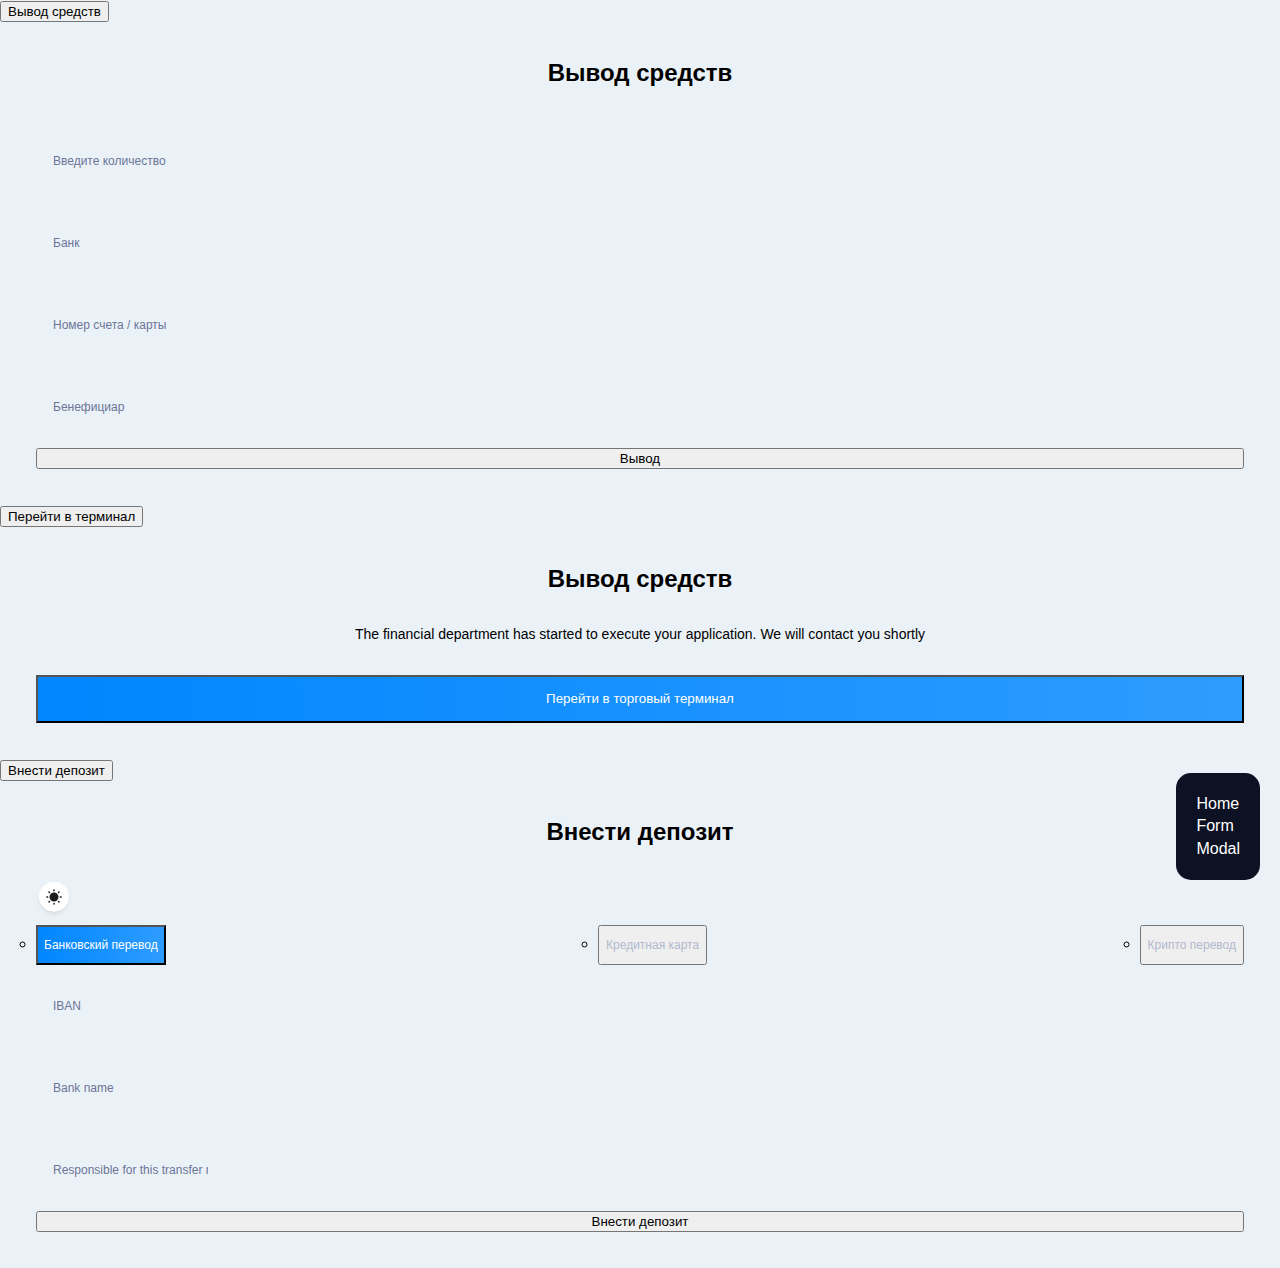
<file: widtdrawal.html>
<!doctype html>
<html lang="en">
<head>
    <meta charset="UTF-8">
    <meta name="viewport"
          content="width=device-width, user-scalable=no, initial-scale=1.0, maximum-scale=1.0, minimum-scale=1.0">
    <meta http-equiv="X-UA-Compatible" content="ie=edge">
    <title>Document</title>
    <link rel="icon" type="image/x-icon" href="img/favicon.ico">
    <link href="https://cdn.jsdelivr.net/npm/bootstrap@5.3.1/dist/css/bootstrap.min.css"
          rel="stylesheet"
          integrity="sha384-4bw+/aepP/YC94hEpVNVgiZdgIC5+VKNBQNGCHeKRQN+PtmoHDEXuppvnDJzQIu9"
          crossorigin="anonymous">
    <link rel="stylesheet" href="style/main.css">
</head>
<body class="light">
    <ul>
        <li>
            <!-- Button trigger modal -->
            <button type="button" class="btn btn-primary" data-bs-toggle="modal" data-bs-target="#Withdrawals">
                Вывод средств
            </button>

            <!-- Modal -->
            <div class="modal fade" id="Withdrawals" tabindex="-1" aria-labelledby="exampleWithdrawals" aria-hidden="true">
                <div class="modal-dialog modal-dialog-centered">

                    <div class="modal-content">
                        <button type="button" class="btn-close" data-bs-dismiss="modal" aria-label="Close"></button>
                        <div class="modal-body">
                            <h1 class="modal-title" id="exampleWithdrawals">Вывод средств</h1>

                            <form class="modal-content__form">
                                <div class="modal-content__input">
                                    <label>
                                        <input type="text" class="form-control" placeholder="Введите количество">
                                    </label>
                                </div>
                                <div class="modal-content__input">
                                    <label>
                                        <input type="text" class="form-control" placeholder="Банк">
                                    </label>
                                </div>
                                <div class="modal-content__input">
                                    <label>
                                        <input type="text" class="form-control" placeholder="Номер счета / карты">
                                    </label>
                                </div>
                                <div class="modal-content__input">
                                    <label>
                                        <input type="text" class="form-control" placeholder="Бенефициар">
                                    </label>
                                </div>
                                <button type="submit" class="btn">Вывод</button>
                            </form>
                        </div>
                    </div>
                </div>
            </div>
        </li>
    </ul>
    <ul>
        <li>
            <!-- Button trigger modal -->
            <button type="button" class="btn btn-primary" data-bs-toggle="modal" data-bs-target="#goTerminal">
                Перейти в терминал
            </button>

            <!-- Modal -->
            <div class="modal fade" id="goTerminal" tabindex="-1" aria-labelledby="examplegoTerminal" aria-hidden="true">
                <div class="modal-dialog modal-dialog-centered">

                    <div class="modal-content">
                        <button type="button" class="btn-close" data-bs-dismiss="modal" aria-label="Close"></button>
                        <div class="modal-body">
                            <h1 class="modal-title" id="examplegoTerminal">Вывод средств</h1>
                            <p>The financial department has started to execute your application. We will contact you shortly</p>
                            <button type="submit" class="btn">Перейти в торговый терминал</button>
                        </div>
                    </div>
                </div>
            </div>
        </li>
    </ul>
    <ul>
        <li>
            <!-- Button trigger modal -->
            <button type="button" class="btn btn-primary" data-bs-toggle="modal" data-bs-target="#makeDeposit">
                Внести депозит
            </button>

            <!-- Modal -->
            <div class="modal fade" id="makeDeposit" tabindex="-1" aria-labelledby="examplemakeDeposit" aria-hidden="true">
                <div class="modal-dialog modal-dialog-centered">

                    <div class="modal-content">
                        <button type="button" class="btn-close" data-bs-dismiss="modal" aria-label="Close"></button>
                        <div class="modal-body">
                            <h1 class="modal-title" id="examplemakeDeposit">Внести депозит</h1>
                            <a href="#" id="theme-toggle">
                                <img src="img/Switch.svg" alt="">
                            </a>
                            <ul class="nav nav-pills mb-3" id="pills-tab" role="tablist">
                                <li class="nav-item" role="presentation">
                                    <button class="nav-link active" id="pills-Bank-transfer-tab" data-bs-toggle="pill" data-bs-target="#pills-Bank-transfer" type="button" role="tab" aria-controls="pills-Bank-transfer" aria-selected="true">Банковский перевод</button>
                                </li>
                                <li class="nav-item" role="presentation">
                                    <button class="nav-link" id="pills-Credit-card-tab" data-bs-toggle="pill" data-bs-target="#pills-Credit-card" type="button" role="tab" aria-controls="pills-Credit-card" aria-selected="false">Кредитная карта</button>
                                </li>
                                <li class="nav-item" role="presentation">
                                    <button class="nav-link" id="pills-Crypto-transfer-tab" data-bs-toggle="pill" data-bs-target="#pills-Crypto-transfer" type="button" role="tab" aria-controls="pills-Crypto-transfer" aria-selected="false">Крипто перевод</button>
                                </li>
                            </ul>
                            <div class="tab-content" id="pills-tabContent">
                                <div class="tab-pane fade show active" id="pills-Bank-transfer" role="tabpanel" aria-labelledby="pills-Bank-transfer-tab" tabindex="0">
                                    <form class="modal-content__form">
                                        <div class="modal-content__input">
                                            <label>
                                                <input type="text" class="form-control" placeholder="IBAN">
                                            </label>
                                        </div>
                                        <div class="modal-content__input">
                                            <label>
                                                <input type="text" class="form-control" placeholder="Bank name">
                                            </label>
                                        </div>
                                        <div class="modal-content__input">
                                            <label>
                                                <input type="text" class="form-control" placeholder="Responsible for this transfer manager">
                                            </label>
                                        </div>
                                        <button type="submit" class="btn">Внести депозит</button>
                                    </form>
                                </div>
                                <div class="tab-pane fade" id="pills-Credit-card" role="tabpanel" aria-labelledby="pills-Credit-card-tab" tabindex="0">
                                    <form class="modal-content__form">
                                        <div class="modal-content__input">
                                            <label class="amount-input">
                                                <input type="text" class="form-control" placeholder="Сумма">
                                                <span class="amount-input-span">RUB</span>
                                            </label>
                                        </div>
                                        <div class="modal-content__input">
                                            <label>
                                                <input type="text" class="form-control" placeholder="Номер карты">
                                            </label>
                                        </div>
                                        <div class="modal-content__input">
                                            <label>
                                                <input type="text" class="form-control" placeholder="Полное имя владельца карты">
                                            </label>
                                        </div>
                                        <div class="row">
                                            <div class="col">
                                                <div class="modal-content__input">
                                                    <label>
                                                        <input type="text" class="form-control" placeholder="ММ/ГГ">
                                                    </label>
                                                </div>
                                            </div>
                                            <div class="col">
                                                <div class="modal-content__input">
                                                    <label>
                                                        <input type="text" class="form-control" placeholder="CVV">
                                                    </label>
                                                </div>
                                            </div>
                                        </div>
                                        <button type="submit" class="btn">Внести депозит</button>
                                    </form>
                                </div>
                                <div class="tab-pane fade" id="pills-Crypto-transfer" role="tabpanel" aria-labelledby="pills-Crypto-transfer-tab" tabindex="0">
                                    <form class="modal-content__form">
                                        <div class="modal-content__qr">
                                            <img src="img/qr.svg" alt="">
                                        </div>
                                        <div class="modal-content__input">
                                            <label>
                                                <input type="text" class="form-control" placeholder="Сеть">
                                            </label>
                                        </div>
                                        <div class="modal-content__input">
                                            <label class="input-address">
                                                <input type="text" class="form-control" placeholder="Адрес">
                                                <span class="input-address-copy">
                                                    <a href="/">
                                                        <img src="img/copy.svg" alt="">
                                                    </a>
                                                </span>
                                            </label>
                                        </div>
                                        <button type="submit" class="btn">Внести депозит</button>
                                    </form>
                                </div>
                            </div>
                        </div>
                    </div>
                </div>
            </div>
        </li>
    </ul>
    <div class="abs">
        <ul>
            <li>
                <a href="/">Home</a>
            </li>
            <li>
                <a href="lk.html">Form</a>
            </li>
            <li>
                <a href="widtdrawal.html">Modal</a>
            </li>
        </ul>
    </div>

    <script src="https://cdn.jsdelivr.net/npm/jquery@3.7.0/dist/jquery.min.js"></script>
    <script type="text/javascript" src="bootstrap/bootstrap.bundle.min.js"></script>
    <script type="text/javascript" src="js/slick.min.js"></script>
    <script type="text/javascript" src="js/slider.js"></script>
</body>
</html>
</file>
<file: style/main.css>
html,
body,
div,
span,
applet,
object,
iframe,
h1,
h2,
h3,
h4,
h5,
h6,
p,
blockquote,
pre,
a,
abbr,
acronym,
address,
big,
cite,
code,
del,
dfn,
em,
img,
ins,
kbd,
q,
s,
samp,
small,
strike,
strong,
sub,
sup,
tt,
var,
b,
u,
i,
center,
dl,
dt,
dd,
ol,
ul,
li,
fieldset,
form,
label,
legend,
table,
caption,
tbody,
tfoot,
thead,
tr,
th,
td,
article,
aside,
canvas,
details,
embed,
figure,
figcaption,
footer,
header,
hgroup,
menu,
nav,
output,
ruby,
section,
summary,
time,
mark,
audio,
video {
    margin: 0;
    padding: 0;
    border: 0;
    font-size: inherit;
    font-family: 'DM Sans', sans-serif;

    /*vertical-align: baseline;*/
    color: inherit;
    line-height: 1.4;
}
:root {
    --gradient-blue: linear-gradient(89.88deg, #0086FF 0%, #2E9CFF 100.83%);
    --gradient-red: linear-gradient(89.88deg, #FF0000 0%, #FF5B5B 100.83%);
    --color-green: #30AD43;
    --color-white: #fff;
    --color-red: #EE0101;
    --color-grey: #B3B9CE;
    --color-grey-dark: #6C7597;
    --color-black: #1E1D1D;
    --color-blue: #2E9CFF;
    --board-grey: #EBF2F7;
    --board-color-dark: #0C1123;
    --board-color-light-dark: #252D48;
    --dark-input: #53608E;
    --dark-light-table: #1C243F;
    --dark-background-block: #151B30;
}
.testtest {
    color: red !important;
}
.main-transactions .grid-title,
.main-transactions .grid-items {
    grid-template-columns: repeat(7, 1fr)
}

.main-transactions .grid-items .grid-items__item {
    font-size: 12px;
    font-weight: 500;
    line-height: 15px;
    height: 36px;
}
.main-transactions #pills-tabContent {
    background: #fff;
}
.main-transactions .grid-title .grid-title__item {
    font-size: 10px;
}
/**/
body {
    background: var(--board-grey);
}
.container {
    /*max-width: 1340px;*/
}
.form-control:focus, .form-select:focus, .page-link:focus, .form-check-input:focus {
    box-shadow: none;
}
.table-content .pagination .page-link:hover {
    background-color: #E2F0FD;
    color: var(--color-blue);
}
.form-label {
    margin-bottom: 16px;
}
.test {
    --bs-pagination-bg: var(--dark-background-block);
    background: #0C1123;
}
.test-white {
    color: white !important;
}
/*header-toggle*/
.navbar-toggler {
    width: 20px;
    height: 20px;
    position: relative;
    transition: .5s ease-in-out;
}

.navbar-toggler,
.navbar-toggler:focus,
.navbar-toggler:active,
.navbar-toggler-icon:focus {
    outline: none;
    box-shadow: none;
    border: 0;
    position: relative;
}
.navbar-toggler span {
    margin: 0;
    padding: 0;
}
.toggler-icon {
    display: block;
    position: absolute;
    height: 2px;
    width: 100%;
    background: #1E1D1D;
    border-radius: 1px;
    opacity: 1;
    left: 0;
    transform: rotate(0deg);
    transition: .25s ease-in-out;
}
.middle-bar {
    margin-top: 0px;
}
.navbar-collapse.collapse.show {
    position: fixed;
    z-index: 99999;
    content: '';
    left: 0;
    padding: 11px 12px;
    margin: 0;
    right: 0;
    top: 46px;
    bottom: 0;
    background-color: var(--color-white);
    /*transition: .25s ease-out;*/
}
.navbar-toggler.collapsed .top-bar {
    position: absolute;
    top: 4px;
    transform: rotate(0deg);
}
.navbar-toggler.collapsed .middle-bar {
    opacity: 1;
    position: absolute;
    top: 10px;
    filter: alpha(opacity=100);
}
.navbar-toggler.collapsed .bottom-bar {
    position: absolute;
    top: 16px;
    transform: rotate(0deg);
}
.navbar-toggler .top-bar {
    top: inherit;
    transform: rotate(135deg);
}
.navbar-toggler .middle-bar {
    opacity: 0;
    top: inherit;
    filter: alpha(opacity=0);
}
.navbar-toggler .bottom-bar {
    top: inherit;
    transform: rotate(-135deg);
}
.navbar-toggler.collapsed .toggler-icon {
    background: #1E1D1D
}
.board-light-dark {
    --bs-table-bg: var(--dark-background-block);
    --bs-table-striped-bg: #252D48 !important;
}
.tikets {
    padding: 0;
}
.main-transactions .table-striped thead tr th {
    font-family: 'Plus Jakarta Sans', sans-serif;
    font-weight: 800;
    font-size: 10px;
    /*padding: 24px 0 12px 0;*/
}
.main-transactions .table-striped tbody tr td,
.main-transactions .table-striped tbody tr th {
    font-size: 12px;
    font-weight: 500;
    height: 36px;
}
.main-transactions #pills-tab button.active {
    position: relative;
}
.main-transactions #pills-tab button.active:after {
    position: relative;
    content: '';
    border-bottom: 1px solid var(--color-blue);
    bottom: -8px;
    left: 0;
    width: 100%;
    display: block;
}
.main-transactions #pills-tab {
    padding-top: 30px;
}
.main-transactions .tab-content::-webkit-scrollbar-track,
.main-transactions .tab-content::-webkit-scrollbar {
    height: 6px;
    width: 6px ;               /* ширина всей полосы прокрутки */
}
.main-transactions .tab-content::-webkit-scrollbar-track {
    background: inherit ;        /* цвет зоны отслеживания */
}

/*.main-transactions .tab-content::-webkit-scrollbar-track,*/
.main-transactions .tab-content::-webkit-scrollbar-thumb {
    background-color: var(--color-blue) ;    /* цвет бегунка */
    border-radius: 20px ;       /* округлось бегунка */
    border: 2px solid inherit ;  /* отступ вокруг бегунка */
}
/*header*/
.header {
    background: var(--color-white);
}
.header .nav-item .active {
    margin-right: 16px;
}
.header .header-nav {
    display: flex;
    align-items: center;
    justify-content: space-between;
    width: 100%;
}
.navbar-expand-lg .navbar-collapse {
    justify-content: space-between;
}
.navbar-logo {
    margin-right: 30px;
}
/*.nav-item:first-child {*/
/*    margin-right: 16px;*/
/*}*/
.nav-item a {
    text-decoration: none;
    font-size: 12px;
    padding: 10px 16px;
    border-radius: 10px;
    border: 1px solid var(--color-blue);
    color: var(--color-blue);
    font-family: 'Plus Jakarta Sans', sans-serif;
}
.nav-item .active {
    background: var(--gradient-blue);;
    color: var(--color-white);
}
.navbar__button {
    display: none;
}
.balance {
    display: flex;
}
.balance__item {
    list-style-type: none;
    margin-right: 32px;
}
.balance__title {
    color: var(--color-grey);
    font-size: 12px;
    font-weight: 500;
}
.balance__value {
    color: var(--color-black);
    font-weight: 700;
    font-size: 12px;
}
.header-menu {
    display: flex;
}
.header-menu__right {
    display: flex;
    align-items: center;
}
.header-menu__button {
    display: block;
}
.header-menu__user {
    display: flex;
    margin-left: 30px;
}
.header-menu__text {
    text-align: right;
}
.header-menu__text p {
    font-size: 12px;
}
.header-menu__text-name {
    font-weight: 600;
    font-size: 12px;
}
.header-menu__text-email {
    font-size: 10px;
    font-weight: 400;
    color: var(--color-grey);
}
.header-menu__img {
    margin-left: 12px;
}
/*tikets*/
.tikets {
    display: flex;
    justify-content: space-between;
    align-items: center;
    margin: 25px 0;
}
.tikets__item {
    display: flex !important;
    align-items: center;
    column-gap: 4px;
}
.tikets__item-text__bold {
    font-size: 12px;
    font-weight: 600;
    color: var(--color-black);
    text-transform: uppercase;
}
.tikets__item-price {
    font-size: 12px;
    font-weight: 600;
    color: var(--color-grey);
}
.tikets__item-green {
    background: var(--color-green);
}
.tikets__item-red {
    background: var(--color-red);
}
.tikets__item-procent {
    border-radius: 5px;
    color: var(--color-white);
    padding: 0 4px;
}
/*main*/
.main > .row {
    justify-content: space-between;
}
.main .input-group {
    margin-top: 32px;
}
.main-table {
    background: var(--color-white);
    border-top-left-radius: 30px;
    border-top-right-radius: 30px;
    max-width: 895px;
}
.main-table__content {
    padding: 32px;
    display: flex;
    justify-content: space-between;
}
.main-table__active {
    font-weight: 700;
    font-size: 24px;
}
.main-table__button {
    background: var(--color-blue);
    color: var(--color-white);
    text-decoration: none;
    padding: 10px 33px;
    border-radius: 10px;
    font-size: 12px;
    font-weight: 700;
}
.main-table__graphic img {
    width: 100%;
}

#pills-tab {
    border-bottom: 1px solid var(--color-grey);
    background: var(--color-white);
}
.main-transactions .nav-item .nav-link,
.lk-pills .nav-item .nav-link {
    color: var(--color-grey-dark);
    font-size: 18px;
    font-family: 'Plus Jakarta Sans', sans-serif;
    font-weight: 600;
    line-height: 23px;
}
.table-striped thead tr th {
    font-family: 'Plus Jakarta Sans', sans-serif;
}
.lk-header__right {
    margin-left: 80px;
}
.lk-header__right .datepicker span {
    position: relative;
}
.lk-header__right .datepicker img {
    position: absolute;
    right: 4px;
    top: 43px;
    content: '';
}
.main-transactions #pills-tab .nav-item > .active,
.lk-pills .nav-item > .active {
    color: var(--color-black);
    background: none;
    font-weight: 600;

    font-size: 18px;
}
/*table*/
.modalCreateAccount {
    display: grid;
    grid-template-columns: 1fr 1fr;
    gap: 16px;
}
.irs-from {
    display: none !important;
}
.main-transactions .tab-content {
    max-height: 375px;
    overflow-y: scroll;
    background: var(--color-white);
}
.table-striped thead tr th {
    color: var(--color-grey-dark);
    text-transform: uppercase;
    font-size: 12px;
    text-align: center;
    height: 48px;
    vertical-align: middle;
}
.table-striped tbody tr td,
.table-striped tbody tr th {
    text-align: center;
    color: var(--color-black);
    font-size: 14px;
    height: 48px;
    vertical-align: middle;
    font-weight: 600;
    position: relative;
    width: 100px;
}
.table-pills-active tbody tr td input,
.table-pills-active tbody tr th input {
    /*margin-right: 20px;*/
    position: absolute;
    content: '';
    left: 30%;
    bottom: 30%;
    transform: translate(-50%, -50%);
}


.table-pills-history-torg tbody tr td input,
.table-pills-history-torg tbody tr th input{
    position: absolute;
    content: '';
    left: 10px;
    bottom: 12px;
    transform: translate(-50%, -50%);
}
.table-striped tbody tr .table-striped__color-green {
    color: var(--color-green);
}

#pills-history-trn .table-striped tbody tr th input,
#pills-history-trn .table-striped tbody tr td input {
    position: absolute;
    content: '';
    left: 20%;
    bottom: 25%;
    transform: translate(-50%, -50%);
}
/*market-content*/
.market-content {
    max-width: 420px;
}
.market-content > .row {
    display: flex;
    flex-direction: column;
    align-items: flex-end;
    height: 100%;
}
.market-content .market-input-group input {
    height: 48px;
    background-color: var(--board-grey);
    border: none;
    color: var(--color-grey-dark);
    font-size: 14px;
    border-radius: 10px !important;
}
.market {
    background: var(--color-white);
    border-radius: 30px;
    padding: 32px;
    /*max-width: 420px;*/
}
.market__title {
    font-size: 18px;
    font-weight: 700;
}
.market-input-group {
    margin: 24px 0;
}
.market-order__item .name {
    color: var(--color-grey-dark);
    font-size: 12px;
}
.market-order__item .value {
    font-size: 12px;
    color: var(--color-black);
    font-weight: 600;
}
.market-order__item {
    display: flex;
    justify-content: space-between;
    padding: 6px 0;
}
.market-order__group-btn {
    display: flex;
    justify-content: space-between;
    margin: 24px 0;
    column-gap: 12px;
}
.market-order__link {
    color: var(--color-white);
    font-size: 12px;
    padding: 10px 65px;
    border-radius: 10px;
    text-decoration: none;
    font-weight: 700;
    font-family: 'Plus Jakarta Sans', sans-serif;
    line-height: 1;
}
.market-order__link {
    padding: 0;
    width: 100%;
    display: flex;
    height: 36px;
    justify-content: center;
    align-items: center;
}
.market-order__link-red {
    background: var(--gradient-red);
}
.market-order__link-blue {
    background: var(--gradient-blue);
}
/*analysis*/
.analysis {
    background: var(--color-white);
    border-radius: 30px;
    /*padding: 32px;*/
    margin-top: 25px;
    padding: 0;
}
.analysis img {
    width: 100%;
    height: 100%;
}
/*footer*/
.footer {
    margin-top: 20px;
    padding: 25px 0;
    border-top: 1px solid var(--color-grey);
}
.footer p {
    font-size: 14px;
    font-weight: 400;
}
/*lk*/
/*.input-group-text {*/
/*    position: relative;*/
/*}*/
/*.input-group-text:after {*/
/*    position: absolute;*/
/*    top: 5px;*/
/*    right: 5px;*/
/*    content: url("/img/calendar.svg");*/
/*}*/
.lk-pills {
    border-bottom: 1px solid var(--color-grey);
    margin-top: 32px;
}
.lk-header {
    margin-top: 32px;
    background: var(--color-white);

    border-radius: 30px;
}
#pills-active {
    border-radius: 30px;
}
#pills-account {
    padding: 48px;
}
.lk-pills .nav-pills .nav-link {
    border-radius: unset;
    padding: 0 0 20px 0;
    margin-right: 60px;
}
.lk-pills .nav-pills .nav-item > .active {
    position: relative;
}
.lk-pills .nav-pills .nav-item > .active:after {
    position: absolute;
    content: '';
    bottom: 0;
    left: 0;
    border-bottom: 2px solid var(--color-blue);
    width: 100%;
}
.lk-header #pills-account .input__item {
    margin-bottom: 20px;
    padding: 0;
}
.lk-header #pills-account .input__item label {
    font-size: 14px;
    font-weight: 600;
    color: var(--color-black);
}
.datepicker {
    padding: 0;
    margin: 0;
}
.lk-header #pills-account .input__item input,
.lk-header #pills-account .input__item select {
    background-color: var(--board-grey);
    border: none;
    height: 48px;
    color: var(--color-grey-dark);
    font-size: 14px;
}
.input__item-btn {
    position: relative;
}
.input__item-btn button {
    position: absolute;
    right: 5px;
    top: 6px;
    content: '';
    font-size: 12px;
    background: var(--color-blue);
    color: var(--color-white);
    height: 36px;
    width: 145px;
    font-weight: 700;
    font-family: 'Plus Jakarta Sans', sans-serif;
}
.input__item-btn button:hover {
    background-color: var(--color-blue);
    color: var(--color-white);
}
.lk-header .input__btn button {
    width: 100%;
    background: var(--color-blue);
    color: var(--color-white);
    font-size: 14px;
    height: 48px;
    border: none;
    font-weight: 700;
    margin-top: 55px;
}

.modal-body .input__btn .btn {
    background: var(--gradient-blue);
    color: var(--color-white);
    height: 48px;
    width: 100%;
    margin-top: 47px;
    display: flex;
    justify-content: center;
    align-items: center;
    font-size: 14px;
    font-weight: 700;
    line-height: 18px;

}
.table-content {
    /*border-radius: 30px;*/
    padding: 20px 1px 20px;
}
/*.table-striped input {*/
/*    margin-right: 20px;*/
/*}*/
.table-striped__btn {
    border-radius: 10px;
    text-transform: uppercase;
    font-weight: 700;
    font-size: 12px;
    padding: 10px 0;
    width: 120px;
}
.table-striped__btn img {
    display: none;
}
.table-striped__link-blue {
    background: var(--gradient-blue);
    color: var(--color-white);
    border: 1px solid var(--gradient-blue);
}
.table-striped__link-white {
    color: var(--color-blue);
    border: 1px solid var(--color-blue);
    background: initial;
}
.table-striped .table-striped__back-green {
    background: var(--color-green);
    color: var(--color-white);
    padding: 5px 0;
    border-radius: 5px;
}
.table-striped .table-striped__back-red {
    background: var(--color-red);
    color: var(--color-white);
    padding: 5px 0;
    border-radius: 5px;
}
.table-striped .table-striped__color-red {
    color: var(--color-red);
}
.table-content {
    position: relative;
}
.table-content nav {
    position: absolute;
    content: '';
    right: 0;
    bottom: -70px;
}
.table-content .pagination {
    border-radius: 10px;
}
.table-content .pagination .page-link {
    color: var(--color-grey-dark);
    border: none;
    padding: 12px 16px;
    font-size: 14px;
    line-height: 1;
    font-weight: 600;
}
.table {
    --bs-table-striped-bg: #EBF7FF;
    margin: 0;
    /*--bs-table-bg: #252D48FF;*/
}

/*modal*/
.modal-content {
    border-radius: 32px;
    position: relative;
}
.modal-content input:not([type="checkbox"]) {
    background: var(--board-grey);
    border: none;
}
.form-check-input:checked {
    background-color: #0d6efd;
    border-color: #0d6efd;
}
.modalCreateAccount__item-group [type="checkbox"] {

}
.modal-content .btn-close {
    position: absolute;
    content: '';
    top: -3px;
    right: -30px;
}
.modal-title {
    text-align: center;
    font-weight: 600;
    font-size: 24px;
    line-height: 30px;
    margin-bottom: 32px;
}
.modal-body {
    padding: 36px;
    border-radius: 30px;
}
.modal-body p {
    font-size: 14px;
    font-weight: 500;
    line-height: 17px;
}
#modalCreateAccount .modal-dialog {
    max-width: 700px;
    width: 100%;
}
/*#modalCreateAccount .modal-content .modal-body {*/
/*    display: flex;*/
/*    flex-direction: column;*/
/*    justify-content: flex-end;*/
/*}*/
.modal-content__form {
    display: flex;
    flex-direction: column;
}
.modal-content__input label {
    width: 100%;
}
.modal-content__input input {
    font-size: 12px;
    padding: 17px;
    /*margin-bottom: 16px;*/
    height: 48px;
    /*width: 304px;*/
    color: var(--color-grey-dark);
}
.modal-content__input input::placeholder {
    color: var(--color-grey-dark);
}
.modal-content__input label {
    color: var(--color-grey-dark);
}
.modal-content__input .form-select {
    color: var(--color-grey-dark);
    background: var(--board-grey);
    border: none;
    /*margin-bottom: 16px;*/
    height: 48px;
    font-size: 12px;
    font-weight: 400;
    line-height: 16px;
}
.modal-content__input input:focus {
    color: var(--color-grey-dark);
    background: var(--board-grey);
}
.modalCreateAccount__item-check {
    font-size: 12px;
    font-weight: 400;
    line-height: 15px;
}
.modalCreateAccount__item-check .form-check-label {
    margin-left: 12px;
}
.modalCreateAccount__item-check .form-check-label a {
    color: var(--color-blue);
}
.modal-content__reset {
    font-size: 12px;
    font-weight: 400;
    line-height: 15px;
    text-align: right;
}
.modal-content__reset a {
    color: var(--color-blue);
}
#modalLoginIn .modal-body .input__btn .btn,
#modalResetPass .modal-body .input__btn .btn {
    margin-top: 16px;
}
#Withdrawals .modal-body .input__btn .btn,
#makeDeposit .modal-body .input__btn .btn {
    margin: 0;
}
.btn-close {
    --bs-btn-close-bg: url("/img/close.svg");
}
#modalCreateAccount .btn
.modal-content__form button {
    background: var(--gradient-blue);
    color: var(--color-white);
    height: 48px;
    font-size: 14px;
    font-weight: 700;
}
.modal-content__form button:hover {
    background: var(--gradient-blue);
    color: var(--color-white);
}
.input-address, .amount-input {
    position: relative;
}
.amount-input-span {
    position: absolute;
    right: 16px;
    top: 16px;
    content: '';
    font-size: 12px;
    font-weight: 500;
    line-height: 15px;
    z-index: 100;
}
.input-address-copy {
    position: absolute;
    right: 20px;
    top: 12px;
    content: '';
}
#goTerminal .modal-content {
    text-align: center;
}
#goTerminal .modal-content .btn {
    background: var(--gradient-blue);
    color: var(--color-white);
    height: 48px;
    width: 100%;
    margin-top: 32px;
}
#makeDeposit .nav-link {
    font-size: 12px;
    color: var(--color-grey);
    height: 40px;
}
#makeDeposit .nav-pills .nav-link.active {
    color: var(--color-white);
}
#makeDeposit .nav-item:first-child {
    margin: 0;
}
#makeDeposit #pills-tab {
    border: none;
    display: flex;
    justify-content: space-between;
    background: var(--board-grey);
    border-radius: 10px;
}
.modal-content__qr {
    text-align: center;
    margin: 28px 0;
}

/*adaptive*/
@media (min-width: 992px) and (max-width: 1440px) {
    .balance__item {
        margin-right: 16px;
    }
}
@media screen and (max-width: 992px) {

    .lk .container {
        padding: 0;
    }
    .market {
        padding: 20px;
    }
    .main-transactions .nav-item .nav-link,
    .lk-pills .nav-item .nav-link {
        font-size: 12px;
    }
    .main-transactions #pills-tab .nav-item > .active, .lk-pills .nav-item > .active {
        font-size: 12px;
    }
    .input__item-btn button {
        width: 115px;
        font-size: 10px;
    }
    .navbar-logo {

    }
    .lk-header__right {
        margin-left: 0;
    }
    .header .header-nav {
        /*width: 95%;*/
        flex-direction: column-reverse;
        /*margin: 0 auto;*/
    }
    .header-menu {
        width: 100%;
        margin-top: 50px;
        justify-content: space-between;
        margin-bottom: 32px;
    }
    .header .nav-item .active {
        margin-bottom: 12px;
    }
    .balance {
        flex-direction: column;
        text-align: center;
    }
    .balance__item {
        margin: 0 0 24px;
    }
    .navbar__button {
        display: flex;
        align-items: center;
        justify-content: space-between;
        column-gap: 12px;
    }
    .navbar-toggler {
        padding: 0;
        border: none;
    }
    .navbar__button-item {
        vertical-align: bottom;
    }
    .navbar-nav {
        width: 100%;
    }
    .nav-item:first-child {
        margin-right: 0;
    }
    .nav-item a {
        width: 100%;
        display: block;
        text-align: center;
        font-weight: 600;
        font-size: 14px;
    }
    .header-menu__button:first-child {
        margin-right: 12px;
    }
    .balance__title {
        font-size: 14px;
        font-weight: 500;
    }
    .balance__value {
        font-size: 18px;
        font-weight: 700;
    }
    .balance {
        margin-bottom: 32px;
    }
    .market-content {
        /*max-width: min-content;*/
        margin: 20px auto 0;
    }

    .main-transactions__table {
        overflow: scroll;
        max-height: 200px;
    }
    .market-content > .row {
        margin: 0;
    }

}
@media screen and (max-width: 425px) {
    .lk-header__right .input__btn button{
        margin-top: 15px;
    }
    .modalCreateAccount {
        grid-template-columns: 1fr;
    }
    .modalCreateAccount .modalCreateAccount__item-group {
        order: 1
    }
    .modalCreateAccount .input__btn {
        order: 3
    }
    .modalCreateAccount .modal-body .input__btn .btn button{
        margin-top: 15px;
    }
    #pills-account {
        padding: 24px 16px;
    }
    .lk-pills .nav-pills {
        flex-direction: column;
    }
    .lk-pills .nav-pills .nav-link {
        margin: 0 auto;
    }
    .table-striped__btn {
        width: 36px;
        height: 36px;
        content: ' ';
        position: relative;
        padding: 0;
        border: none;
    }
    .table-striped__btn img {
        display: block;
    }
    .table-striped__btn span {
        display: none;
    }
    .table-content__scroll {
        overflow: scroll;
    }
}
body {
    position: relative;
}
.abs {
    position: fixed;
    right: 20px;
    bottom: 20px;
    content: '';
    background: #0C1123;
    border-radius: 15px;
    padding: 20px;
}
.abs li {
    list-style-type: none;
}
.abs a {
    text-decoration: none;
    color: white;
    margin: 5px 0;
}
.grid-table {
    display: grid;
}
.grid-table-active .grid-items {
    display: grid;
    grid-template-columns: repeat(3, 1fr);
    text-align: center;
    align-items: center;
}
.grid-title, .grid-items {
    display: grid;
    grid-template-columns: repeat(10, 1fr);
    text-align: center;
    align-items: center;
}
.grid-table-windroval .grid-items {
    display: grid;
    grid-template-columns: repeat(6, 1fr) 100px;
    align-items: center;
}
.grid-items:nth-child(2n) {
    background-color: #EBF7FF;
}
.grid-title .grid-title__item {
    padding: 24px 0 12px;
}
.grid-title {
    color: #6C7597;
    font-weight: 800;
    font-size: 12px;
    text-transform: uppercase;
}
.grid-title .grid-title__item {
    color: #6C7597;
    font-weight: 800;
    font-size: 12px;
    text-transform: uppercase;
}
.grid-items .grid-items__item {
    height: 48px;
    font-weight: 600;
    font-size: 14px;
    display: flex;
    justify-content: center;
    align-items: center;
    position: relative;
}
.grid-items .grid-items__item input {
    position: relative;
    content: '';
    top: -1px;
    left: -10px;

}
.striped__back-green {
    background: var(--color-green);
    color: var(--color-white);
    border-radius: 5px;
    height: 26px;
    width: 78px;
    font-size: 14px;
    font-weight: 600;
    margin: 0 auto;
    padding: 5px;
}
.striped__back-red {
    background: var(--color-red);
    color: var(--color-white);
    border-radius: 5px;
    height: 26px;
    width: 78px;
    font-size: 14px;
    font-weight: 600;
    margin: 0 auto;
    padding: 5px;
}
.striped__color-green {
    color: var(--color-green);
}
.striped__color-red {
    color: var(--color-red);
}
/*grid*/
@media screen and (max-width: 992px) {
    .grid-table, #pills-tabContent .grid-table {
        overflow: scroll;
    }
    .grid-title, .grid-items {
        grid-template-columns: repeat(10, 120px);
    }
    .main-transactions .grid-title, .main-transactions .grid-items {
        grid-template-columns: repeat(7, 120px);
    }
    .lk-pills .nav-pills .nav-link {
        padding: 0;
    }
    .grid-table-windroval .grid-items {
        grid-template-columns: repeat(6, 150px);
    }
}

.fn_slider_price .irs {
    width: 100%;
}
.lk-pills select,
.lk-pills select option {
    font-size: 15px;
    font-weight: 600;
    line-height: 19px;
    padding: 14px 16px;
}
.form-select:focus {
    border: none;
}
#contentSelector {
    display: none;
}
#pills-tabContent .active {
    display: block !important;
}
#pills-tabContent .fade {
    display: none;
}
@media screen and (max-width: 992px) {
    #contentSelector {
        display: block;
    }
    .nav-pills {
        display: none;
    }
    .lk-header .content {
        display: block;
    }
    .modal-dialog {
        width: 90%;
    }
    #modalCreateAccount .modal-dialog {
        width: 90%;
    }
}
@media screen and (max-width: 425px) {
    .lk-pills {
        border-bottom: none;
    }
    .lk-pills .container {
        padding: 0;
    }
    #makeDeposit #pills-tab {
        flex-wrap: initial;
    }
    #makeDeposit .nav-link {
        font-size: 10px;
        height: auto;
    }
    .modal-body p {
        font-size: 12px;
    }
}
#contentSelector {
    position: relative;
}
#contentSelector select.custom-select::after {
    content: "\f078"; /* Unicode символ стрелки вниз */
    color: red; /* Цвет стрелки */
    right: 10px; /* Отступ справа */
    position: absolute;
    pointer-events: none; /* Чтобы не мешала кликам */
}
</file>
<file: js/rangeslider/ion.rangeSlider.min.css>
/*!Ion.RangeSlider, 2.3.1, © Denis Ineshin, 2010 - 2019, IonDen.com, Build date: 2019-12-19 16:51:02*/.irs{position:relative;display:block;-webkit-touch-callout:none;-webkit-user-select:none;-khtml-user-select:none;-moz-user-select:none;-ms-user-select:none;user-select:none;font-size:12px;font-family:Arial,sans-serif}.irs-line{position:relative;display:block;overflow:hidden;outline:none !important}.irs-bar{position:absolute;display:block;left:0;width:0}.irs-shadow{position:absolute;display:none;left:0;width:0}.irs-handle{position:absolute;display:block;box-sizing:border-box;cursor:default;z-index:1}.irs-handle.type_last{z-index:2}.irs-min,.irs-max{position:absolute;display:block;cursor:default}.irs-min{left:0}.irs-max{right:0}.irs-from,.irs-to,.irs-single{position:absolute;display:block;top:-7px;left:0;cursor:default;white-space:nowrap}.irs-grid{position:absolute;display:none;bottom:0;left:0;width:100%;height:20px}.irs-with-grid .irs-grid{display:block}.irs-grid-pol{position:absolute;top:0;left:0;width:1px;height:8px;background:#000}.irs-grid-pol.small{height:4px}.irs-grid-text{position:absolute;bottom:0;left:0;white-space:nowrap;text-align:center;font-size:9px;line-height:9px;padding:0 3px;color:#000}.irs-disable-mask{position:absolute;display:block;top:0;left:-1%;width:102%;height:100%;cursor:default;background:rgba(0,0,0,0);z-index:2}.lt-ie9 .irs-disable-mask{background:#000;filter:alpha(opacity=0);cursor:not-allowed}.irs-disabled{opacity:.4}.irs-hidden-input{position:absolute !important;display:block !important;top:0 !important;left:0 !important;width:0 !important;height:0 !important;font-size:0 !important;line-height:0 !important;padding:0 !important;margin:0 !important;overflow:hidden;outline:none !important;z-index:-9999 !important;background:none !important;border-style:solid !important;border-color:transparent !important}.irs--flat{height:40px}.irs--flat.irs-with-grid{height:60px}.irs--flat .irs-line{top:25px;height:12px;background-color:#e1e4e9;border-radius:4px}.irs--flat .irs-bar{top:25px;height:12px;background-color:#ed5565}.irs--flat .irs-bar--single{border-radius:4px 0 0 4px}.irs--flat .irs-shadow{height:1px;bottom:16px;background-color:#e1e4e9}.irs--flat .irs-handle{top:22px;width:16px;height:18px;background-color:transparent}.irs--flat .irs-handle>i:first-child{position:absolute;display:block;top:0;left:50%;width:2px;height:100%;margin-left:-1px;background-color:#da4453}.irs--flat .irs-handle.state_hover>i:first-child,.irs--flat .irs-handle:hover>i:first-child{background-color:#a43540}.irs--flat .irs-min,.irs--flat .irs-max{top:0;padding:1px 3px;color:#999;font-size:10px;line-height:1.333;text-shadow:none;background-color:#e1e4e9;border-radius:4px}.irs--flat .irs-from,.irs--flat .irs-to,.irs--flat .irs-single{color:white;font-size:10px;line-height:1.333;text-shadow:none;padding:1px 5px;background-color:#ed5565;border-radius:4px}.irs--flat .irs-from:before,.irs--flat .irs-to:before,.irs--flat .irs-single:before{position:absolute;display:block;content:"";bottom:-6px;left:50%;width:0;height:0;margin-left:-3px;overflow:hidden;border:3px solid transparent;border-top-color:#ed5565}.irs--flat .irs-grid-pol{background-color:#e1e4e9}.irs--flat .irs-grid-text{color:#999}.irs--big{height:55px}.irs--big.irs-with-grid{height:70px}.irs--big .irs-line{top:33px;height:12px;background-color:white;background:linear-gradient(to bottom, #ddd -50%, white 150%);border:1px solid #ccc;border-radius:12px}.irs--big .irs-bar{top:33px;height:12px;background-color:#92bce0;border:1px solid #428bca;background:linear-gradient(to bottom, #ffffff 0%, #428bca 30%, #b9d4ec 100%);box-shadow:inset 0 0 1px 1px rgba(255,255,255,0.5)}.irs--big .irs-bar--single{border-radius:12px 0 0 12px}.irs--big .irs-shadow{height:1px;bottom:16px;background-color:rgba(66,139,202,0.5)}.irs--big .irs-handle{top:25px;width:30px;height:30px;border:1px solid rgba(0,0,0,0.3);background-color:#cbcfd5;background:linear-gradient(to bottom, white 0%, #B4B9BE 30%, white 100%);box-shadow:1px 1px 2px rgba(0,0,0,0.2),inset 0 0 3px 1px white;border-radius:30px}.irs--big .irs-handle.state_hover,.irs--big .irs-handle:hover{border-color:rgba(0,0,0,0.45);background-color:#939ba7;background:linear-gradient(to bottom, white 0%, #919BA5 30%, white 100%)}.irs--big .irs-min,.irs--big .irs-max{top:0;padding:1px 5px;color:white;text-shadow:none;background-color:#9f9f9f;border-radius:3px}.irs--big .irs-from,.irs--big .irs-to,.irs--big .irs-single{color:white;text-shadow:none;padding:1px 5px;background-color:#428bca;background:linear-gradient(to bottom, #428bca 0%, #3071a9 100%);border-radius:3px}.irs--big .irs-grid-pol{background-color:#428bca}.irs--big .irs-grid-text{color:#428bca}.irs--modern{height:55px}.irs--modern.irs-with-grid{height:55px}.irs--modern .irs-line{top:25px;height:5px;background-color:#d1d6e0;background:linear-gradient(to bottom, #e0e4ea 0%, #d1d6e0 100%);border:1px solid #a3adc1;border-bottom-width:0;border-radius:5px}.irs--modern .irs-bar{top:25px;height:5px;background:#20b426;background:linear-gradient(to bottom, #20b426 0%, #18891d 100%)}.irs--modern .irs-bar--single{border-radius:5px 0 0 5px}.irs--modern .irs-shadow{height:1px;bottom:21px;background-color:rgba(209,214,224,0.5)}.irs--modern .irs-handle{top:37px;width:12px;height:13px;border:1px solid #a3adc1;border-top-width:0;box-shadow:1px 1px 1px rgba(0,0,0,0.1);border-radius:0 0 3px 3px}.irs--modern .irs-handle>i:nth-child(1){position:absolute;display:block;top:-4px;left:1px;width:6px;height:6px;border:1px solid #a3adc1;background:white;transform:rotate(45deg)}.irs--modern .irs-handle>i:nth-child(2){position:absolute;display:block;box-sizing:border-box;top:0;left:0;width:10px;height:12px;background:#e9e6e6;background:linear-gradient(to bottom, white 0%, #e9e6e6 100%);border-radius:0 0 3px 3px}.irs--modern .irs-handle>i:nth-child(3){position:absolute;display:block;box-sizing:border-box;top:3px;left:3px;width:4px;height:5px;border-left:1px solid #a3adc1;border-right:1px solid #a3adc1}.irs--modern .irs-handle.state_hover,.irs--modern .irs-handle:hover{border-color:#7685a2;background:#c3c7cd;background:linear-gradient(to bottom, #ffffff 0%, #919ba5 30%, #ffffff 100%)}.irs--modern .irs-handle.state_hover>i:nth-child(1),.irs--modern .irs-handle:hover>i:nth-child(1){border-color:#7685a2}.irs--modern .irs-handle.state_hover>i:nth-child(3),.irs--modern .irs-handle:hover>i:nth-child(3){border-color:#48536a}.irs--modern .irs-min,.irs--modern .irs-max{top:0;font-size:10px;line-height:1.333;text-shadow:none;padding:1px 5px;color:white;background-color:#d1d6e0;border-radius:5px}.irs--modern .irs-from,.irs--modern .irs-to,.irs--modern .irs-single{font-size:10px;line-height:1.333;text-shadow:none;padding:1px 5px;background-color:#20b426;color:white;border-radius:5px}.irs--modern .irs-from:before,.irs--modern .irs-to:before,.irs--modern .irs-single:before{position:absolute;display:block;content:"";bottom:-6px;left:50%;width:0;height:0;margin-left:-3px;overflow:hidden;border:3px solid transparent;border-top-color:#20b426}.irs--modern .irs-grid{height:25px}.irs--modern .irs-grid-pol{background-color:#dedede}.irs--modern .irs-grid-text{color:silver;font-size:13px}.irs--sharp{height:50px;font-size:12px;line-height:1}.irs--sharp.irs-with-grid{height:57px}.irs--sharp .irs-line{top:30px;height:2px;background-color:black;border-radius:2px}.irs--sharp .irs-bar{top:30px;height:2px;background-color:#ee22fa}.irs--sharp .irs-bar--single{border-radius:2px 0 0 2px}.irs--sharp .irs-shadow{height:1px;bottom:21px;background-color:rgba(0,0,0,0.5)}.irs--sharp .irs-handle{top:25px;width:10px;height:10px;background-color:#a804b2}.irs--sharp .irs-handle>i:first-child{position:absolute;display:block;top:100%;left:0;width:0;height:0;border:5px solid transparent;border-top-color:#a804b2}.irs--sharp .irs-handle.state_hover,.irs--sharp .irs-handle:hover{background-color:black}.irs--sharp .irs-handle.state_hover>i:first-child,.irs--sharp .irs-handle:hover>i:first-child{border-top-color:black}.irs--sharp .irs-min,.irs--sharp .irs-max{color:white;font-size:14px;line-height:1;top:0;padding:3px 4px;opacity:.4;background-color:#a804b2;border-radius:2px}.irs--sharp .irs-from,.irs--sharp .irs-to,.irs--sharp .irs-single{font-size:14px;line-height:1;text-shadow:none;padding:3px 4px;background-color:#a804b2;color:white;border-radius:2px}.irs--sharp .irs-from:before,.irs--sharp .irs-to:before,.irs--sharp .irs-single:before{position:absolute;display:block;content:"";bottom:-6px;left:50%;width:0;height:0;margin-left:-3px;overflow:hidden;border:3px solid transparent;border-top-color:#a804b2}.irs--sharp .irs-grid{height:25px}.irs--sharp .irs-grid-pol{background-color:#dedede}.irs--sharp .irs-grid-text{color:silver;font-size:13px}.irs--round{height:50px}.irs--round.irs-with-grid{height:65px}.irs--round .irs-line{top:36px;height:4px;background-color:#dee4ec;border-radius:4px}.irs--round .irs-bar{top:36px;height:4px;background-color:#2E9CFF}.irs--round .irs-bar--single{border-radius:4px 0 0 4px}.irs--round .irs-shadow{height:4px;bottom:21px;background-color:rgba(222,228,236,0.5)}.irs--round .irs-handle{top:30px;width:16px;height:16px;border:4px solid #2E9CFF;background-color:white;border-radius:24px;box-shadow:0 1px 3px rgba(0,0,255,0.3)}.irs--round .irs-handle.state_hover,.irs--round .irs-handle:hover{background-color:#f0f6ff}.irs--round .irs-min,.irs--round .irs-max{color:#333;font-size:12px;line-height:1;top:0;padding:9px 12px;background-color:rgba(0,0,0,0.1);border-radius:4px}.irs--round .irs-from,.irs--round .irs-to,.irs--round .irs-single{font-size:12px;line-height:1;text-shadow:none;padding:9px 12px;background-color:#2E9CFF;color:white;border-radius:4px}.irs--round .irs-from:before,.irs--round .irs-to:before,.irs--round .irs-single:before{position:absolute;display:block;content:"";bottom:-6px;left:50%;width:0;height:0;margin-left:-3px;overflow:hidden;border:3px solid transparent;border-top-color:#2E9CFF}.irs--round .irs-grid{height:25px}.irs--round .irs-grid-pol{background-color:#dedede}.irs--round .irs-grid-text{color:silver;font-size:13px}.irs--square{height:50px}.irs--square.irs-with-grid{height:60px}.irs--square .irs-line{top:31px;height:4px;background-color:#dedede}.irs--square .irs-bar{top:31px;height:4px;background-color:black}.irs--square .irs-shadow{height:2px;bottom:21px;background-color:#dedede}.irs--square .irs-handle{top:25px;width:16px;height:16px;border:3px solid black;background-color:white;-webkit-transform:rotate(45deg);-ms-transform:rotate(45deg);transform:rotate(45deg)}.irs--square .irs-handle.state_hover,.irs--square .irs-handle:hover{background-color:#f0f6ff}.irs--square .irs-min,.irs--square .irs-max{color:#333;font-size:14px;line-height:1;top:0;padding:3px 5px;background-color:rgba(0,0,0,0.1)}.irs--square .irs-from,.irs--square .irs-to,.irs--square .irs-single{font-size:14px;line-height:1;text-shadow:none;padding:3px 5px;background-color:black;color:white}.irs--square .irs-grid{height:25px}.irs--square .irs-grid-pol{background-color:#dedede}.irs--square .irs-grid-text{color:silver;font-size:11px}
</file>
<file: datepicker/css/datepicker.css>
/*!
 * Datepicker for Bootstrap
 *
 * Copyright 2012 Stefan Petre
 * Licensed under the Apache License v2.0
 * http://www.apache.org/licenses/LICENSE-2.0
 *
 */
.datepicker {
  top: 0;
  left: 0;
  padding: 4px;
  margin-top: 1px;
  -webkit-border-radius: 4px;
  -moz-border-radius: 4px;
  border-radius: 4px;
  /*.dow {
    border-top: 1px solid #ddd !important;
  }*/

}
.datepicker:before {
  content: '';
  display: inline-block;
  border-left: 7px solid transparent;
  border-right: 7px solid transparent;
  border-bottom: 7px solid #ccc;
  border-bottom-color: rgba(0, 0, 0, 0.2);
  position: absolute;
  top: -7px;
  left: 6px;
}
.datepicker:after {
  content: '';
  display: inline-block;
  border-left: 6px solid transparent;
  border-right: 6px solid transparent;
  border-bottom: 6px solid #ffffff;
  position: absolute;
  top: -6px;
  left: 7px;
}
.datepicker > div {
  display: none;
}
.datepicker table {
  width: 100%;
  margin: 0;
}
.datepicker td,
.datepicker th {
  text-align: center;
  width: 20px;
  height: 20px;
  -webkit-border-radius: 4px;
  -moz-border-radius: 4px;
  border-radius: 4px;
}
.datepicker td.day:hover {
  background: #eeeeee;
  cursor: pointer;
}
.datepicker td.day.disabled {
  color: #eeeeee;
}
.datepicker td.old,
.datepicker td.new {
  color: #999999;
}
.datepicker td.active,
.datepicker td.active:hover {
  color: #ffffff;
  background-color: #006dcc;
  background-image: -moz-linear-gradient(top, #0088cc, #0044cc);
  background-image: -webkit-gradient(linear, 0 0, 0 100%, from(#0088cc), to(#0044cc));
  background-image: -webkit-linear-gradient(top, #0088cc, #0044cc);
  background-image: -o-linear-gradient(top, #0088cc, #0044cc);
  background-image: linear-gradient(to bottom, #0088cc, #0044cc);
  background-repeat: repeat-x;
  filter: progid:DXImageTransform.Microsoft.gradient(startColorstr='#ff0088cc', endColorstr='#ff0044cc', GradientType=0);
  border-color: #0044cc #0044cc #002a80;
  border-color: rgba(0, 0, 0, 0.1) rgba(0, 0, 0, 0.1) rgba(0, 0, 0, 0.25);
  *background-color: #0044cc;
  /* Darken IE7 buttons by default so they stand out more given they won't have borders */

  filter: progid:DXImageTransform.Microsoft.gradient(enabled = false);
  color: #fff;
  text-shadow: 0 -1px 0 rgba(0, 0, 0, 0.25);
}
.datepicker td.active:hover,
.datepicker td.active:hover:hover,
.datepicker td.active:focus,
.datepicker td.active:hover:focus,
.datepicker td.active:active,
.datepicker td.active:hover:active,
.datepicker td.active.active,
.datepicker td.active:hover.active,
.datepicker td.active.disabled,
.datepicker td.active:hover.disabled,
.datepicker td.active[disabled],
.datepicker td.active:hover[disabled] {
  color: #ffffff;
  background-color: #0044cc;
  *background-color: #003bb3;
}
.datepicker td.active:active,
.datepicker td.active:hover:active,
.datepicker td.active.active,
.datepicker td.active:hover.active {
  background-color: #003399 \9;
}
.datepicker td span {
  display: block;
  width: 47px;
  height: 54px;
  line-height: 54px;
  float: left;
  margin: 2px;
  cursor: pointer;
  -webkit-border-radius: 4px;
  -moz-border-radius: 4px;
  border-radius: 4px;
}
.datepicker td span:hover {
  background: #eeeeee;
}
.datepicker td span.active {
  color: #ffffff;
  background-color: #006dcc;
  background-image: -moz-linear-gradient(top, #0088cc, #0044cc);
  background-image: -webkit-gradient(linear, 0 0, 0 100%, from(#0088cc), to(#0044cc));
  background-image: -webkit-linear-gradient(top, #0088cc, #0044cc);
  background-image: -o-linear-gradient(top, #0088cc, #0044cc);
  background-image: linear-gradient(to bottom, #0088cc, #0044cc);
  background-repeat: repeat-x;
  filter: progid:DXImageTransform.Microsoft.gradient(startColorstr='#ff0088cc', endColorstr='#ff0044cc', GradientType=0);
  border-color: #0044cc #0044cc #002a80;
  border-color: rgba(0, 0, 0, 0.1) rgba(0, 0, 0, 0.1) rgba(0, 0, 0, 0.25);
  *background-color: #0044cc;
  /* Darken IE7 buttons by default so they stand out more given they won't have borders */

  filter: progid:DXImageTransform.Microsoft.gradient(enabled = false);
  color: #fff;
  text-shadow: 0 -1px 0 rgba(0, 0, 0, 0.25);
}
.datepicker td span.active:hover,
.datepicker td span.active:focus,
.datepicker td span.active:active,
.datepicker td span.active.active,
.datepicker td span.active.disabled,
.datepicker td span.active[disabled] {
  color: #ffffff;
  background-color: #0044cc;
  *background-color: #003bb3;
}
.datepicker td span.active:active,
.datepicker td span.active.active {
  background-color: #003399 \9;
}
.datepicker td span.old {
  color: #999999;
}
.datepicker th.switch {
  width: 145px;
}
.datepicker th.next,
.datepicker th.prev {
  font-size: 21px;
}
.datepicker thead tr:first-child th {
  cursor: pointer;
}
.datepicker thead tr:first-child th:hover {
  background: #eeeeee;
}
.input-append.date .add-on i,
.input-prepend.date .add-on i {
  display: block;
  cursor: pointer;
  width: 16px;
  height: 16px;
}
</file>
